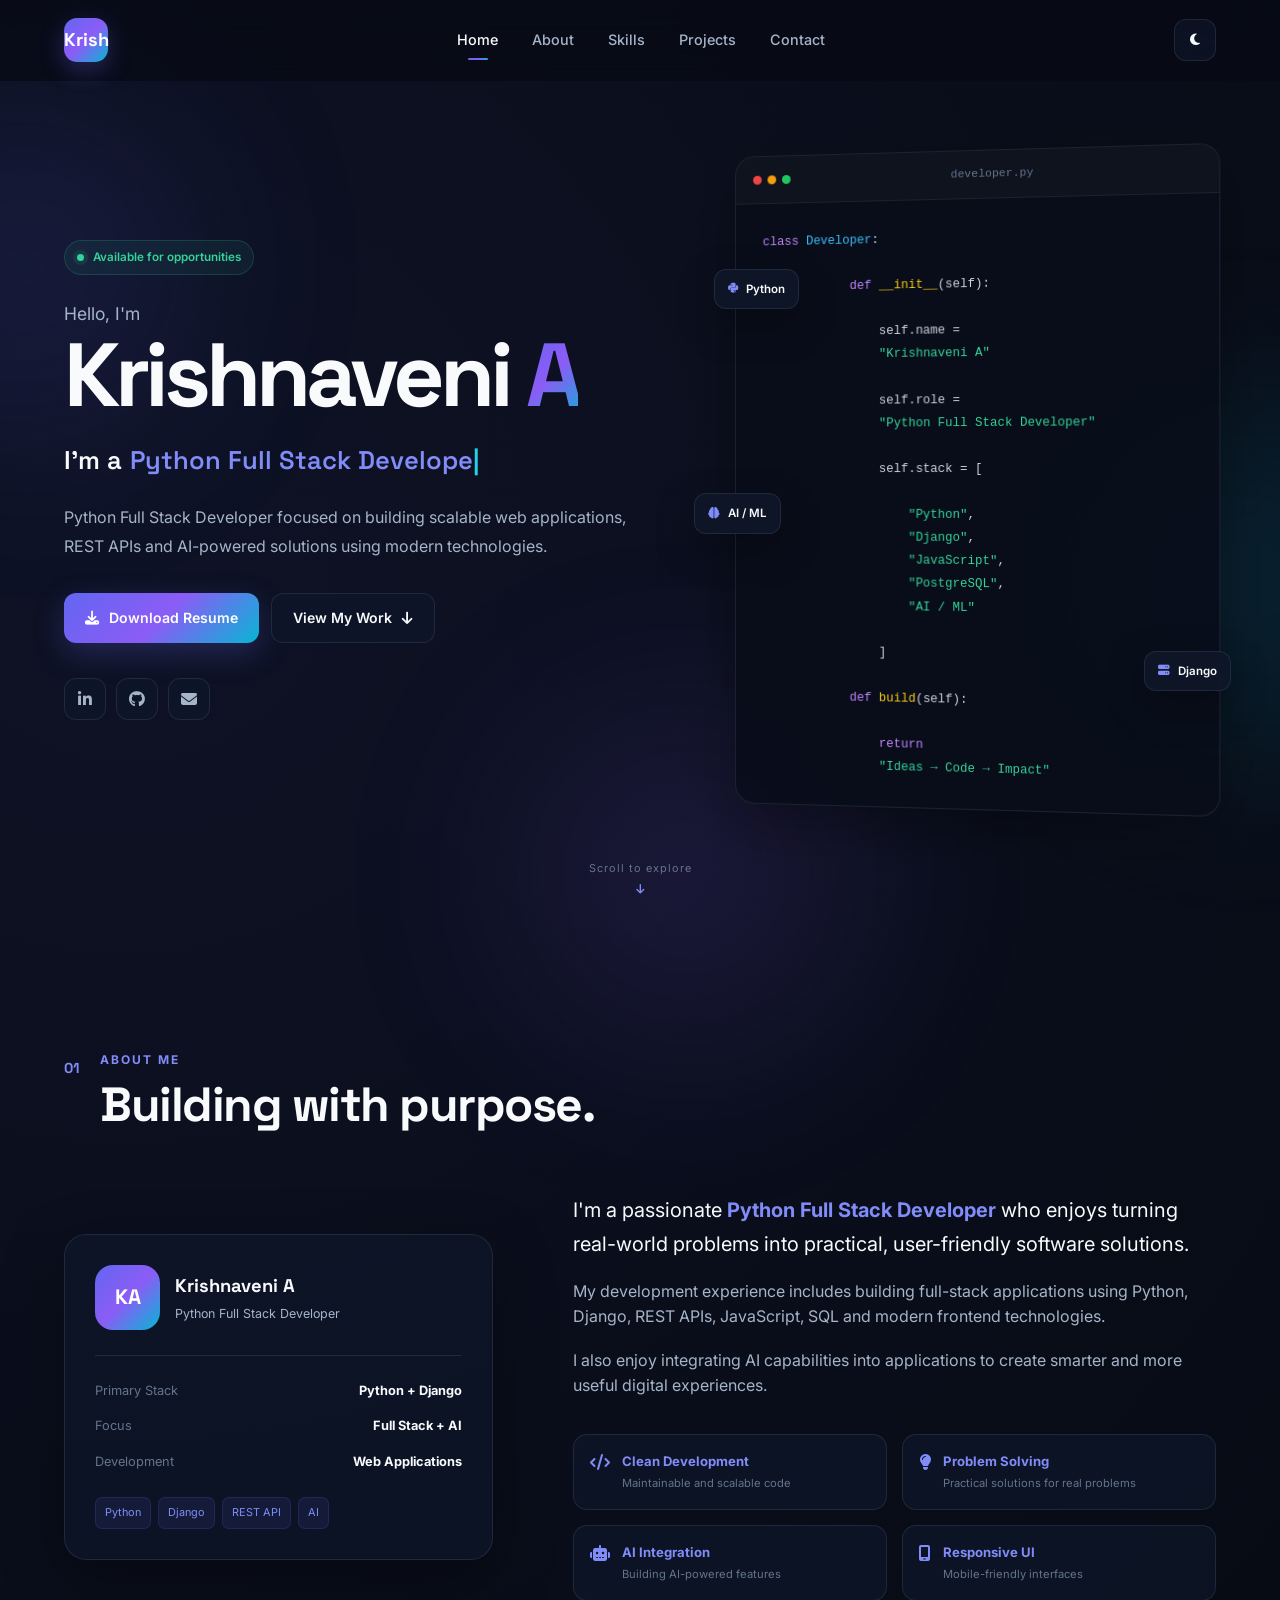
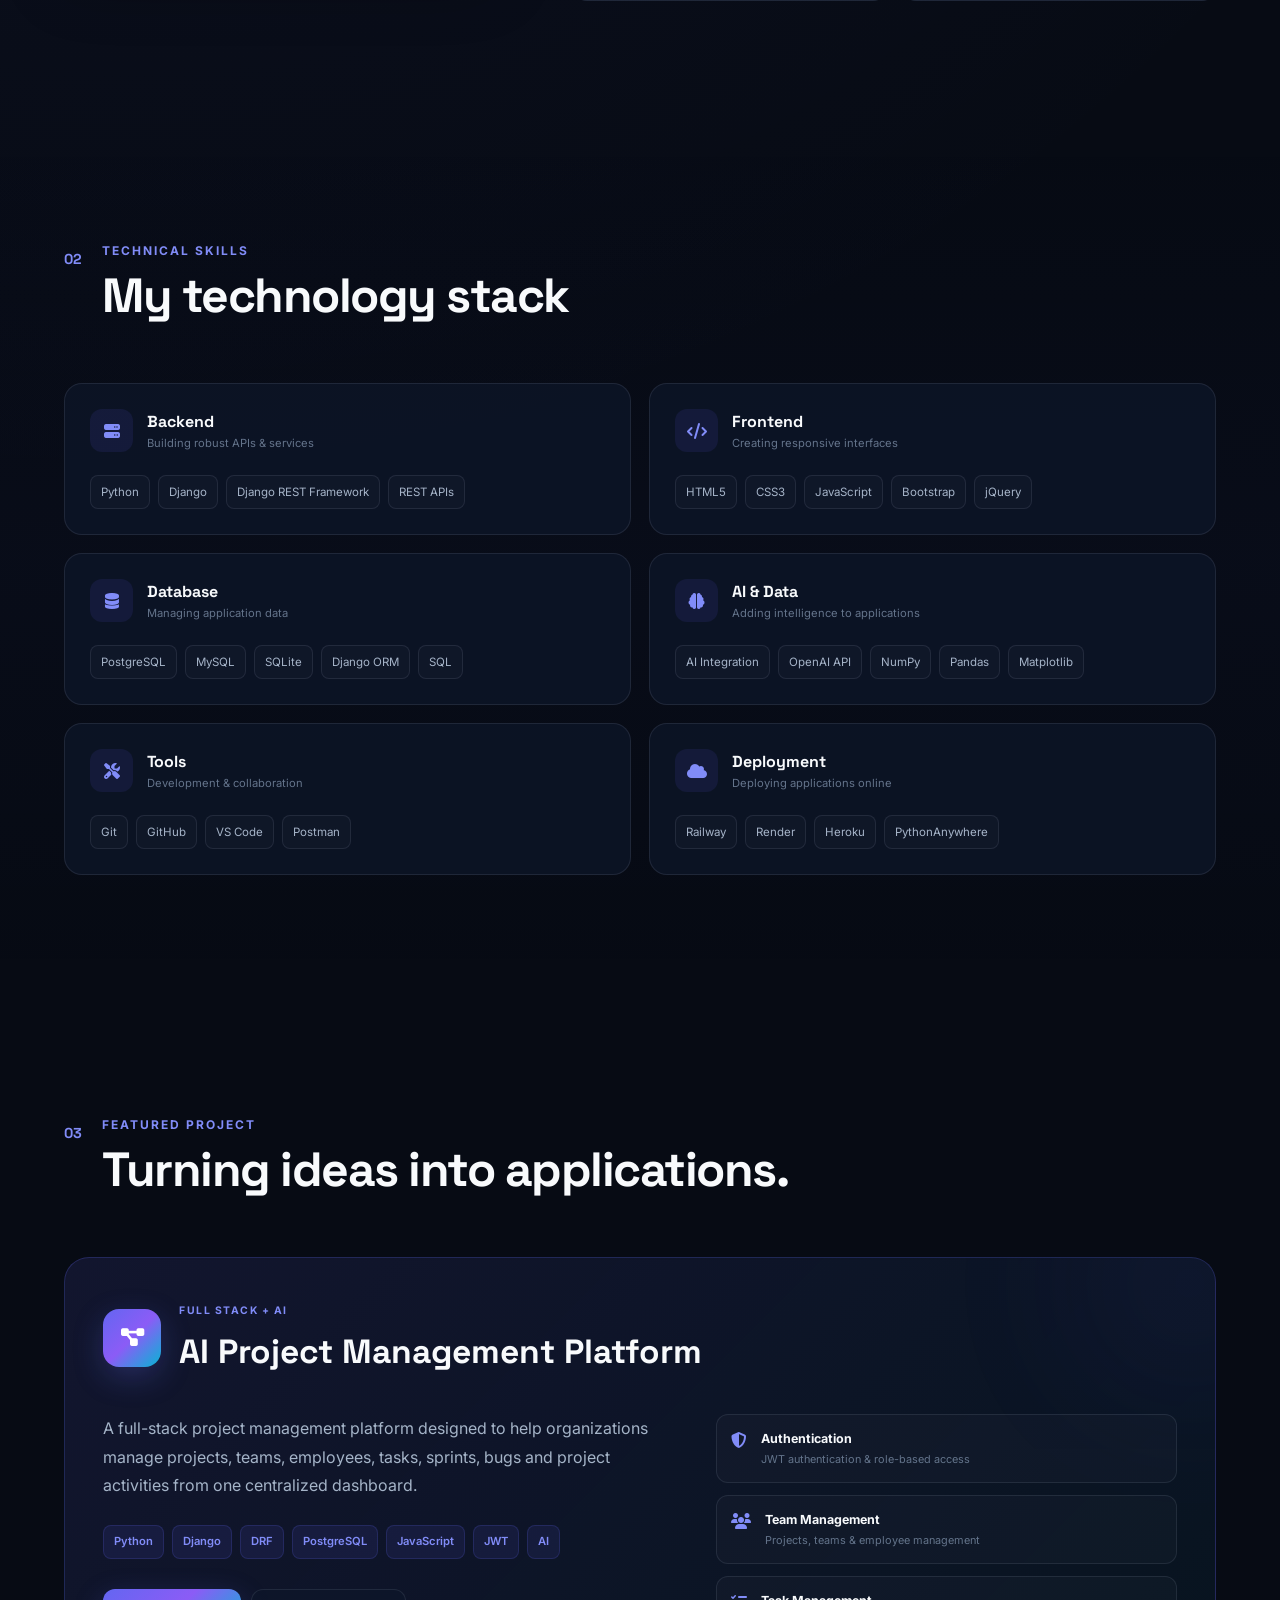
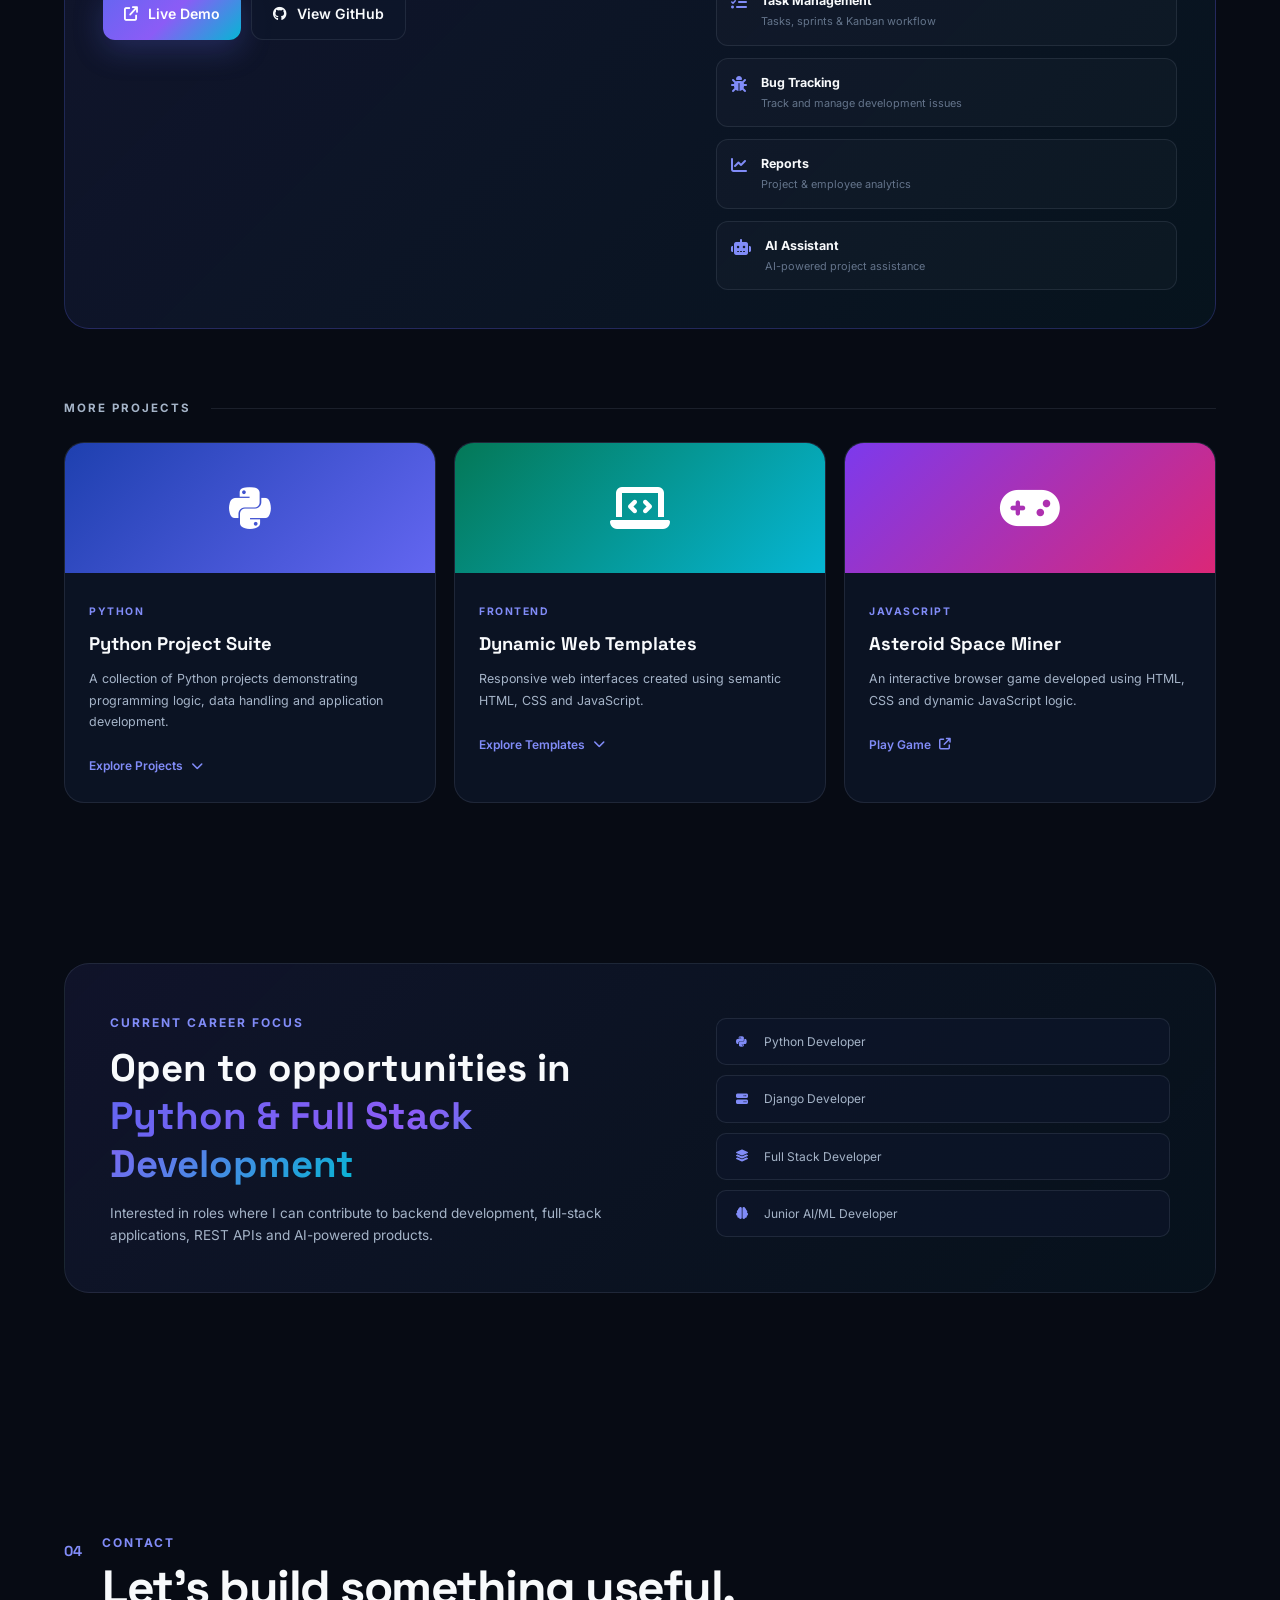
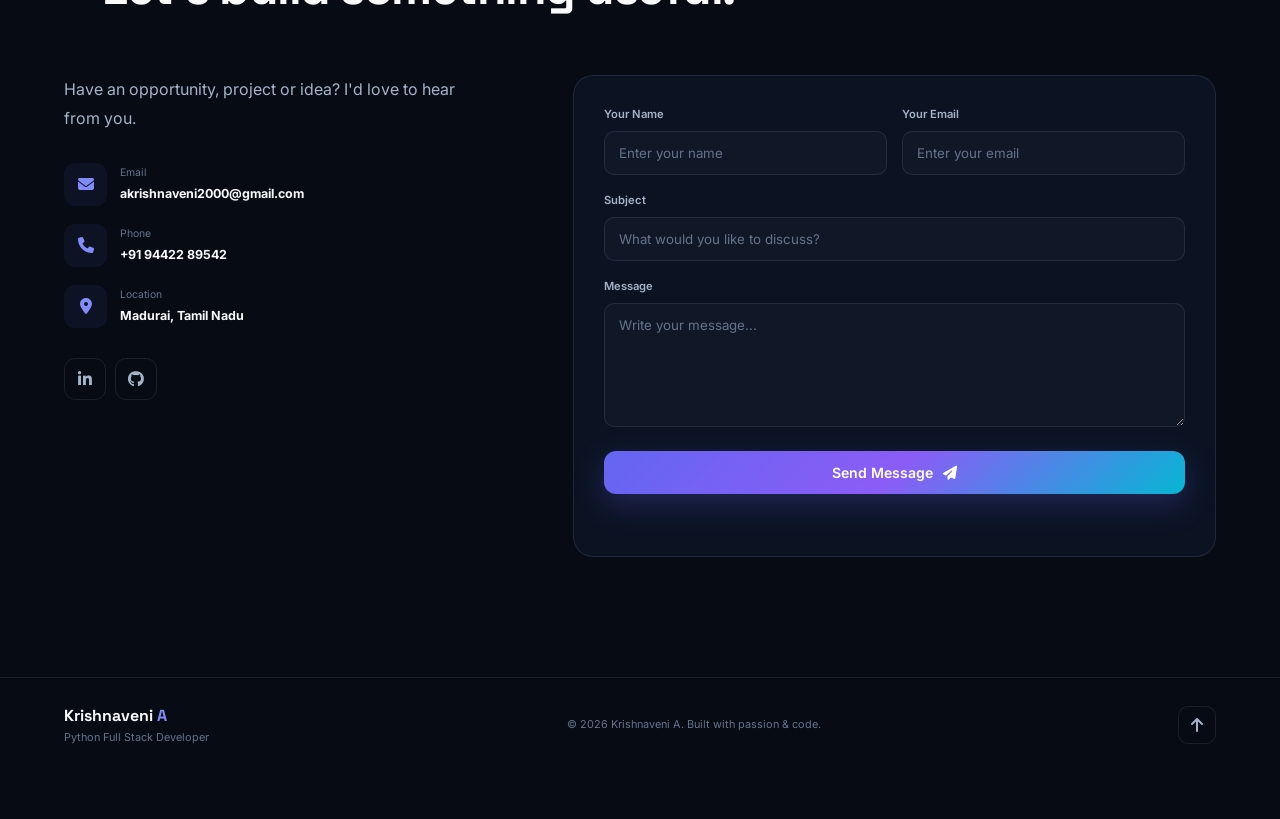
<file: index.html>
<!DOCTYPE html>
<html lang="en">
    <head>
        <meta charset="UTF-8">
        <meta name="viewport" content="width=device-width, initial-scale=1.0">

        <meta name="description"
            content="Krishnaveni A - Python Full Stack Developer specializing in Django, REST APIs, JavaScript and AI-powered applications.">

        <meta name="keywords"
            content="Python Developer, Django Developer, Full Stack Developer, AI ML Developer, JavaScript, REST API">

        <meta name="author" content="Krishnaveni A">

        <title>Krishnaveni A | Python Full Stack Developer</title>

        <link rel="icon" type="image/jpeg" href="images.jpg">

        <!-- Google Font -->
        <link rel="preconnect" href="https://fonts.googleapis.com">
        <link rel="preconnect" href="https://fonts.gstatic.com" crossorigin>
        <link
            href="https://fonts.googleapis.com/css2?family=Inter:wght@400;500;600;700;800&family=Space+Grotesk:wght@500;600;700&display=swap"
            rel="stylesheet">

        <!-- Font Awesome -->
        <link
            rel="stylesheet"
            href="https://cdnjs.cloudflare.com/ajax/libs/font-awesome/6.5.2/css/all.min.css">

        <!-- CSS -->
        <link rel="stylesheet" href="style.css">
    </head>

    <body>

        <!-- ==============================
            BACKGROUND
        ================================= -->

        <div class="background-grid"></div>

        <div class="orb orb-one"></div>
        <div class="orb orb-two"></div>
        <div class="orb orb-three"></div>


        <!-- ==============================
            NAVBAR
        ================================= -->

        <header class="navbar" id="navbar">

            <div class="nav-container">

                <a href="#home" class="logo">
                    Krish
                </a>

                <nav class="nav-menu" id="navMenu">

                    <a href="#home" class="nav-link active">Home</a>
                    <a href="#about" class="nav-link">About</a>
                    <a href="#skills" class="nav-link">Skills</a>
                    <a href="#projects" class="nav-link">Projects</a>
                    <a href="#contact" class="nav-link">Contact</a>

                </nav>

                <div class="nav-actions">

                    <button
                        class="theme-btn"
                        id="themeBtn"
                        aria-label="Toggle theme">

                        <i class="fa-solid fa-moon"></i>

                    </button>

                    <button
                        class="menu-btn"
                        id="menuBtn"
                        aria-label="Open menu">

                        <i class="fa-solid fa-bars"></i>

                    </button>

                </div>

            </div>

        </header>


        <!-- ==============================
            HERO
        ================================= -->

        <main>

        <section class="hero section" id="home">

            <div class="hero-container">

                <!-- LEFT -->

                <div class="hero-content">

                    <div class="availability">

                        <span class="status-dot"></span>

                        <span>Available for opportunities</span>

                    </div>


                    <p class="hero-intro">
                        Hello, I'm
                    </p>


                    <h1>
                        Krishnaveni <span>A</span>
                    </h1>


                    <div class="hero-role">

                        <span>I'm a</span>

                        <span
                            class="typing-text"
                            id="typingText">
                        </span>

                    </div>


                    <p class="hero-description">

                        Python Full Stack Developer focused on building
                        scalable web applications, REST APIs and
                        AI-powered solutions using modern technologies.

                    </p>


                    <div class="hero-buttons">

                        <a
                            href="Krishnaveni.pdf"
                            download="Krishnaveni-A-Resume.pdf"
                            class="btn primary-btn">

                            <i class="fa-solid fa-download"></i>

                            Download Resume

                        </a>


                        <a
                            href="#projects"
                            class="btn outline-btn">

                            View My Work

                            <i class="fa-solid fa-arrow-down"></i>

                        </a>

                    </div>


                    <div class="hero-socials">

                        <a
                            href="https://www.linkedin.com/in/krishnaveni-a-4b6ab31b4/"
                            target="_blank"
                            aria-label="LinkedIn">

                            <i class="fa-brands fa-linkedin-in"></i>

                        </a>


                        <a
                            href="https://github.com/krish0212"
                            target="_blank"
                            aria-label="GitHub">

                            <i class="fa-brands fa-github"></i>

                        </a>


                        <a
                            href="mailto:akrishnaveni2000@gmail.com"
                            aria-label="Email">

                            <i class="fa-solid fa-envelope"></i>

                        </a>

                    </div>

                </div>


                <!-- RIGHT -->

                <div class="hero-visual">

                    <div class="code-window">

                        <div class="window-header">

                            <div class="window-dots">

                                <span></span>
                                <span></span>
                                <span></span>

                            </div>

                            <span class="window-title">
                                developer.py
                            </span>

                        </div>


                        <div class="code-content">

        <pre><code><span class="keyword">class</span> <span class="class-name">Developer</span>:

            <span class="keyword">def</span> <span class="function">__init__</span>(self):

                self.name =
                <span class="string">"Krishnaveni A"</span>

                self.role =
                <span class="string">"Python Full Stack Developer"</span>

                self.stack = [

                    <span class="string">"Python"</span>,
                    <span class="string">"Django"</span>,
                    <span class="string">"JavaScript"</span>,
                    <span class="string">"PostgreSQL"</span>,
                    <span class="string">"AI / ML"</span>

                ]

            <span class="keyword">def</span> <span class="function">build</span>(self):

                <span class="keyword">return</span>
                <span class="string">"Ideas → Code → Impact"</span></code></pre>

                        </div>

                    </div>


                    <div class="floating-card card-python">

                        <i class="fa-brands fa-python"></i>

                        <span>Python</span>

                    </div>


                    <div class="floating-card card-django">

                        <i class="fa-solid fa-server"></i>

                        <span>Django</span>

                    </div>


                    <div class="floating-card card-ai">

                        <i class="fa-solid fa-brain"></i>

                        <span>AI / ML</span>

                    </div>

                </div>

            </div>


            <div class="scroll-indicator">

                <span>Scroll to explore</span>

                <i class="fa-solid fa-arrow-down"></i>

            </div>

        </section>


        <!-- ==============================
            ABOUT
        ================================= -->

        <section class="section about-section" id="about">

            <div class="section-container">

                <div class="section-heading">

                    <span class="section-number">
                        01
                    </span>

                    <div>

                        <p class="section-label">
                            ABOUT ME
                        </p>

                        <h2>
                            Building with purpose.
                        </h2>

                    </div>

                </div>


                <div class="about-grid">

                    <div class="about-visual">

                        <div class="profile-card">

                            <div class="profile-top">

                                <div class="profile-avatar">
                                    KA
                                </div>

                                <div>

                                    <h3>Krishnaveni A</h3>

                                    <p>Python Full Stack Developer</p>

                                </div>

                            </div>


                            <div class="profile-line"></div>


                            <div class="profile-stat">

                                <span>Primary Stack</span>

                                <strong>Python + Django</strong>

                            </div>


                            <div class="profile-stat">

                                <span>Focus</span>

                                <strong>Full Stack + AI</strong>

                            </div>


                            <div class="profile-stat">

                                <span>Development</span>

                                <strong>Web Applications</strong>

                            </div>


                            <div class="profile-tags">

                                <span>Python</span>
                                <span>Django</span>
                                <span>REST API</span>
                                <span>AI</span>

                            </div>

                        </div>

                    </div>


                    <div class="about-content">

                        <p class="lead-text">

                            I'm a passionate
                            <strong>Python Full Stack Developer</strong>
                            who enjoys turning real-world problems into
                            practical, user-friendly software solutions.

                        </p>


                        <p>

                            My development experience includes building
                            full-stack applications using Python, Django,
                            REST APIs, JavaScript, SQL and modern frontend
                            technologies.

                        </p>


                        <p>

                            I also enjoy integrating AI capabilities into
                            applications to create smarter and more useful
                            digital experiences.

                        </p>


                        <div class="about-highlights">

                            <div>

                                <i class="fa-solid fa-code"></i>

                                <div>

                                    <strong>Clean Development</strong>

                                    <span>
                                        Maintainable and scalable code
                                    </span>

                                </div>

                            </div>


                            <div>

                                <i class="fa-solid fa-lightbulb"></i>

                                <div>

                                    <strong>Problem Solving</strong>

                                    <span>
                                        Practical solutions for real problems
                                    </span>

                                </div>

                            </div>


                            <div>

                                <i class="fa-solid fa-robot"></i>

                                <div>

                                    <strong>AI Integration</strong>

                                    <span>
                                        Building AI-powered features
                                    </span>

                                </div>

                            </div>


                            <div>

                                <i class="fa-solid fa-mobile-screen"></i>

                                <div>

                                    <strong>Responsive UI</strong>

                                    <span>
                                        Mobile-friendly interfaces
                                    </span>

                                </div>

                            </div>

                        </div>

                    </div>

                </div>

            </div>

        </section>


        <!-- ==============================
            SKILLS
        ================================= -->

        <section class="section skills-section" id="skills">

            <div class="section-container">

                <div class="section-heading">

                    <span class="section-number">
                        02
                    </span>

                    <div>

                        <p class="section-label">
                            TECHNICAL SKILLS
                        </p>

                        <h2>
                            My technology stack
                        </h2>

                    </div>

                </div>


                <div class="skills-grid">


                    <!-- Backend -->

                    <div class="skill-category">

                        <div class="skill-category-header">

                            <div class="skill-category-icon">
                                <i class="fa-solid fa-server"></i>
                            </div>

                            <div>

                                <h3>Backend</h3>

                                <p>Building robust APIs & services</p>

                            </div>

                        </div>


                        <div class="skill-tags">

                            <span>Python</span>
                            <span>Django</span>
                            <span>Django REST Framework</span>
                            <span>REST APIs</span>

                        </div>

                    </div>


                    <!-- Frontend -->

                    <div class="skill-category">

                        <div class="skill-category-header">

                            <div class="skill-category-icon">
                                <i class="fa-solid fa-code"></i>
                            </div>

                            <div>

                                <h3>Frontend</h3>

                                <p>Creating responsive interfaces</p>

                            </div>

                        </div>


                        <div class="skill-tags">

                            <span>HTML5</span>
                            <span>CSS3</span>
                            <span>JavaScript</span>
                            <span>Bootstrap</span>
                            <span>jQuery</span>

                        </div>

                    </div>


                    <!-- Database -->

                    <div class="skill-category">

                        <div class="skill-category-header">

                            <div class="skill-category-icon">
                                <i class="fa-solid fa-database"></i>
                            </div>

                            <div>

                                <h3>Database</h3>

                                <p>Managing application data</p>

                            </div>

                        </div>


                        <div class="skill-tags">

                            <span>PostgreSQL</span>
                            <span>MySQL</span>
                            <span>SQLite</span>
                            <span>Django ORM</span>
                            <span>SQL</span>

                        </div>

                    </div>


                    <!-- AI -->

                    <div class="skill-category">

                        <div class="skill-category-header">

                            <div class="skill-category-icon">
                                <i class="fa-solid fa-brain"></i>
                            </div>

                            <div>

                                <h3>AI & Data</h3>

                                <p>Adding intelligence to applications</p>

                            </div>

                        </div>


                        <div class="skill-tags">

                            <span>AI Integration</span>
                            <span>OpenAI API</span>
                            <span>NumPy</span>
                            <span>Pandas</span>
                            <span>Matplotlib</span>

                        </div>

                    </div>


                    <!-- Tools -->

                    <div class="skill-category">

                        <div class="skill-category-header">

                            <div class="skill-category-icon">
                                <i class="fa-solid fa-screwdriver-wrench"></i>
                            </div>

                            <div>

                                <h3>Tools</h3>

                                <p>Development & collaboration</p>

                            </div>

                        </div>


                        <div class="skill-tags">

                            <span>Git</span>
                            <span>GitHub</span>
                            <span>VS Code</span>
                            <span>Postman</span>

                        </div>

                    </div>


                    <!-- Deployment -->

                    <div class="skill-category">

                        <div class="skill-category-header">

                            <div class="skill-category-icon">
                                <i class="fa-solid fa-cloud"></i>
                            </div>

                            <div>

                                <h3>Deployment</h3>

                                <p>Deploying applications online</p>

                            </div>

                        </div>


                        <div class="skill-tags">

                            <span>Railway</span>
                            <span>Render</span>
                            <span>Heroku</span>
                            <span>PythonAnywhere</span>

                        </div>

                    </div>

                </div>

            </div>

        </section>


        <!-- ==============================
            FEATURED PROJECT
        ================================= -->

        <section class="section featured-section" id="projects">

            <div class="section-container">

                <div class="section-heading">

                    <span class="section-number">
                        03
                    </span>

                    <div>

                        <p class="section-label">
                            FEATURED PROJECT
                        </p>

                        <h2>
                            Turning ideas into applications.
                        </h2>

                    </div>

                </div>


                <article class="featured-project">

                    <div class="featured-project-header">

                        <div class="project-icon">
                            <i class="fa-solid fa-diagram-project"></i>
                        </div>

                        <div>

                            <span class="project-label">
                                FULL STACK + AI
                            </span>

                            <h3>
                                AI Project Management Platform
                            </h3>

                        </div>

                    </div>


                    <div class="featured-project-grid">

                        <div>

                            <p class="project-description">

                                A full-stack project management platform
                                designed to help organizations manage
                                projects, teams, employees, tasks, sprints,
                                bugs and project activities from one
                                centralized dashboard.

                            </p>


                            <div class="project-tech-large">

                                <span>Python</span>
                                <span>Django</span>
                                <span>DRF</span>
                                <span>PostgreSQL</span>
                                <span>JavaScript</span>
                                <span>JWT</span>
                                <span>AI</span>

                            </div>


                            <div class="project-actions">

                                <a
                                    href=" https://ai-project-management-platform-production.up.railway.app/"
                                    target="_blank"
                                    class="btn primary-btn">

                                    <i class="fa-solid fa-arrow-up-right-from-square"></i>

                                    Live Demo

                                </a>


                                <a
                                    href="https://github.com/krish0212/AI-Project-Management-Platform"
                                    target="_blank"
                                    class="btn outline-btn">

                                    <i class="fa-brands fa-github"></i>

                                    View GitHub

                                </a>

                            </div>

                        </div>


                        <div class="project-features">

                            <div class="feature-item">

                                <i class="fa-solid fa-shield-halved"></i>

                                <div>

                                    <strong>
                                        Authentication
                                    </strong>

                                    <span>
                                        JWT authentication & role-based access
                                    </span>

                                </div>

                            </div>


                            <div class="feature-item">

                                <i class="fa-solid fa-users"></i>

                                <div>

                                    <strong>
                                        Team Management
                                    </strong>

                                    <span>
                                        Projects, teams & employee management
                                    </span>

                                </div>

                            </div>


                            <div class="feature-item">

                                <i class="fa-solid fa-list-check"></i>

                                <div>

                                    <strong>
                                        Task Management
                                    </strong>

                                    <span>
                                        Tasks, sprints & Kanban workflow
                                    </span>

                                </div>

                            </div>


                            <div class="feature-item">

                                <i class="fa-solid fa-bug"></i>

                                <div>

                                    <strong>
                                        Bug Tracking
                                    </strong>

                                    <span>
                                        Track and manage development issues
                                    </span>

                                </div>

                            </div>


                            <div class="feature-item">

                                <i class="fa-solid fa-chart-line"></i>

                                <div>

                                    <strong>
                                        Reports
                                    </strong>

                                    <span>
                                        Project & employee analytics
                                    </span>

                                </div>

                            </div>


                            <div class="feature-item">

                                <i class="fa-solid fa-robot"></i>

                                <div>

                                    <strong>
                                        AI Assistant
                                    </strong>

                                    <span>
                                        AI-powered project assistance
                                    </span>

                                </div>

                            </div>

                        </div>

                    </div>

                </article>


                <!-- OTHER PROJECTS -->

                <div class="other-project-heading">

                    <span>MORE PROJECTS</span>

                    <div></div>

                </div>


                <div class="project-grid">


                    <!-- Python -->

                    <article class="project-card">

                        <div class="project-card-icon python-icon">

                            <i class="fa-brands fa-python"></i>

                        </div>

                        <div class="project-card-content">

                            <span class="card-category">
                                PYTHON
                            </span>

                            <h3>
                                Python Project Suite
                            </h3>

                            <p>
                                A collection of Python projects demonstrating
                                programming logic, data handling and
                                application development.
                            </p>


                            <button
                                class="project-expand"
                                data-target="pythonProjects">

                                Explore Projects

                                <i class="fa-solid fa-chevron-down"></i>

                            </button>


                            <div
                                class="sub-projects"
                                id="pythonProjects">

                                <a
                                    href="https://simple-calculator-fawn-phi.vercel.app/"
                                    target="_blank">

                                    Simple Calculator
                                    <i class="fa-solid fa-arrow-up-right-from-square"></i>

                                </a>

                                <a
                                    href="https://to-do-list-pi-blush.vercel.app/"
                                    target="_blank">

                                    To-Do List Application
                                    <i class="fa-solid fa-arrow-up-right-from-square"></i>

                                </a>

                                <a
                                    href="https://weatherapp-tawny-nine.vercel.app/"
                                    target="_blank">

                                    Weather Application
                                    <i class="fa-solid fa-arrow-up-right-from-square"></i>

                                </a>

                                <a
                                    href="https://bank-management-chi-one.vercel.app/"
                                    target="_blank">

                                    Bank Management
                                    <i class="fa-solid fa-arrow-up-right-from-square"></i>

                                </a>

                                <a
                                    href="https://student-management-amber-one-25.vercel.app/"
                                    target="_blank">

                                    Student Management System
                                    <i class="fa-solid fa-arrow-up-right-from-square"></i>

                                </a>

                                <a
                                    href="https://sales-analysis-mauve.vercel.app/"
                                    target="_blank">

                                    Sales Data Analysis
                                    <i class="fa-solid fa-arrow-up-right-from-square"></i>

                                </a>

                            </div>

                        </div>

                    </article>


                    <!-- Web -->

                    <article class="project-card">

                        <div class="project-card-icon web-icon">

                            <i class="fa-solid fa-laptop-code"></i>

                        </div>

                        <div class="project-card-content">

                            <span class="card-category">
                                FRONTEND
                            </span>

                            <h3>
                                Dynamic Web Templates
                            </h3>

                            <p>
                                Responsive web interfaces created using
                                semantic HTML, CSS and JavaScript.
                            </p>


                            <button
                                class="project-expand"
                                data-target="webProjects">

                                Explore Templates

                                <i class="fa-solid fa-chevron-down"></i>

                            </button>


                            <div
                                class="sub-projects"
                                id="webProjects">

                                <a
                                    href="https://ui-component-chi.vercel.app/"
                                    target="_blank">

                                    UI Component
                                    <i class="fa-solid fa-arrow-up-right-from-square"></i>

                                </a>

                                <a
                                    href="https://course-academy-plum.vercel.app/"
                                    target="_blank">

                                    Course Academy
                                    <i class="fa-solid fa-arrow-up-right-from-square"></i>

                                </a>

                                <a
                                    href="https://product-landing-beige-nine.vercel.app/"
                                    target="_blank">

                                    Product Landing Page
                                    <i class="fa-solid fa-arrow-up-right-from-square"></i>

                                </a>

                                <a
                                    href="https://ecomm-template-pi.vercel.app/"
                                    target="_blank">

                                    E-Commerce UI
                                    <i class="fa-solid fa-arrow-up-right-from-square"></i>

                                </a>

                                <a
                                    href="https://login-validation-snowy.vercel.app/"
                                    target="_blank">

                                    Login Validation
                                    <i class="fa-solid fa-arrow-up-right-from-square"></i>

                                </a>

                            </div>

                        </div>

                    </article>


                    <!-- Game -->

                    <article class="project-card">

                        <div class="project-card-icon game-icon">

                            <i class="fa-solid fa-gamepad"></i>

                        </div>

                        <div class="project-card-content">

                            <span class="card-category">
                                JAVASCRIPT
                            </span>

                            <h3>
                                Asteroid Space Miner
                            </h3>

                            <p>
                                An interactive browser game developed using
                                HTML, CSS and dynamic JavaScript logic.
                            </p>


                            <a
                                href="https://game-three-beige.vercel.app/"
                                target="_blank"
                                class="project-live-link">

                                Play Game

                                <i class="fa-solid fa-arrow-up-right-from-square"></i>

                            </a>

                        </div>

                    </article>

                </div>

            </div>

        </section>


        <!-- ==============================
            CAREER FOCUS
        ================================= -->

        <section class="section career-section">

            <div class="section-container">

                <div class="career-box">

                    <div>

                        <span class="section-label">
                            CURRENT CAREER FOCUS
                        </span>

                        <h2>
                            Open to opportunities in
                            <span>Python & Full Stack Development</span>
                        </h2>

                        <p>

                            Interested in roles where I can contribute to
                            backend development, full-stack applications,
                            REST APIs and AI-powered products.

                        </p>

                    </div>


                    <div class="career-roles">

                        <span>
                            <i class="fa-brands fa-python"></i>
                            Python Developer
                        </span>

                        <span>
                            <i class="fa-solid fa-server"></i>
                            Django Developer
                        </span>

                        <span>
                            <i class="fa-solid fa-layer-group"></i>
                            Full Stack Developer
                        </span>

                        <span>
                            <i class="fa-solid fa-brain"></i>
                            Junior AI/ML Developer
                        </span>

                    </div>

                </div>

            </div>

        </section>


        <!-- ==============================
            CONTACT
        ================================= -->

        <section class="section contact-section" id="contact">

            <div class="section-container">

                <div class="section-heading">

                    <span class="section-number">
                        04
                    </span>

                    <div>

                        <p class="section-label">
                            CONTACT
                        </p>

                        <h2>
                            Let's build something useful.
                        </h2>

                    </div>

                </div>


                <div class="contact-grid">

                    <div class="contact-info">

                        <p class="contact-lead">

                            Have an opportunity, project or idea?
                            I'd love to hear from you.

                        </p>


                        <a
                            href="mailto:akrishnaveni2000@gmail.com"
                            class="contact-item">

                            <div class="contact-icon">
                                <i class="fa-solid fa-envelope"></i>
                            </div>

                            <div>

                                <span>Email</span>

                                <strong>
                                    akrishnaveni2000@gmail.com
                                </strong>

                            </div>

                        </a>


                        <a
                            href="tel:+919442289542"
                            class="contact-item">

                            <div class="contact-icon">
                                <i class="fa-solid fa-phone"></i>
                            </div>

                            <div>

                                <span>Phone</span>

                                <strong>
                                    +91 94422 89542
                                </strong>

                            </div>

                        </a>


                        <div class="contact-item">

                            <div class="contact-icon">
                                <i class="fa-solid fa-location-dot"></i>
                            </div>

                            <div>

                                <span>Location</span>

                                <strong>
                                    Madurai, Tamil Nadu
                                </strong>

                            </div>

                        </div>


                        <div class="contact-socials">

                            <a
                                href="https://www.linkedin.com/in/krishnaveni-a-4b6ab31b4/"
                                target="_blank">

                                <i class="fa-brands fa-linkedin-in"></i>

                            </a>

                            <a
                                href="https://github.com/krish0212"
                                target="_blank">

                                <i class="fa-brands fa-github"></i>

                            </a>

                        </div>

                    </div>


                    <div class="contact-form-wrapper">

                        <form id="contactForm">

                            <div class="form-row">

                                <div class="form-group">

                                    <label for="name">
                                        Your Name
                                    </label>

                                    <input
                                        type="text"
                                        id="name"
                                        name="name"
                                        placeholder="Enter your name"
                                        required>

                                </div>


                                <div class="form-group">

                                    <label for="email">
                                        Your Email
                                    </label>

                                    <input
                                        type="email"
                                        id="email"
                                        name="email"
                                        placeholder="Enter your email"
                                        required>

                                </div>

                            </div>


                            <div class="form-group">

                                <label for="subject">
                                    Subject
                                </label>

                                <input
                                    type="text"
                                    id="subject"
                                    name="subject"
                                    placeholder="What would you like to discuss?"
                                    required>

                            </div>


                            <div class="form-group">

                                <label for="message">
                                    Message
                                </label>

                                <textarea
                                    id="message"
                                    name="message"
                                    rows="6"
                                    placeholder="Write your message..."
                                    required></textarea>

                            </div>


                            <button
                                type="submit"
                                class="btn primary-btn submit-btn">

                                <span>
                                    Send Message
                                </span>

                                <i class="fa-solid fa-paper-plane"></i>

                            </button>


                            <p
                                id="formStatus"
                                class="form-status">
                            </p>

                        </form>

                    </div>

                </div>

            </div>

        </section>

        </main>


        <!-- ==============================
            FOOTER
        ================================= -->

        <footer>

            <div class="footer-container">

                <div>

                    <strong>
                        Krishnaveni<span> A</span>
                    </strong>

                    <p>
                        Python Full Stack Developer
                    </p>

                </div>


                <p>
                    © <span id="year"></span> Krishnaveni A.
                    Built with passion & code.
                </p>


                <a
                    href="#home"
                    class="back-top"
                    aria-label="Back to top">

                    <i class="fa-solid fa-arrow-up"></i>

                </a>

            </div>

        </footer>


        <script src="script.js"></script>

    </body>
</html>
</file>
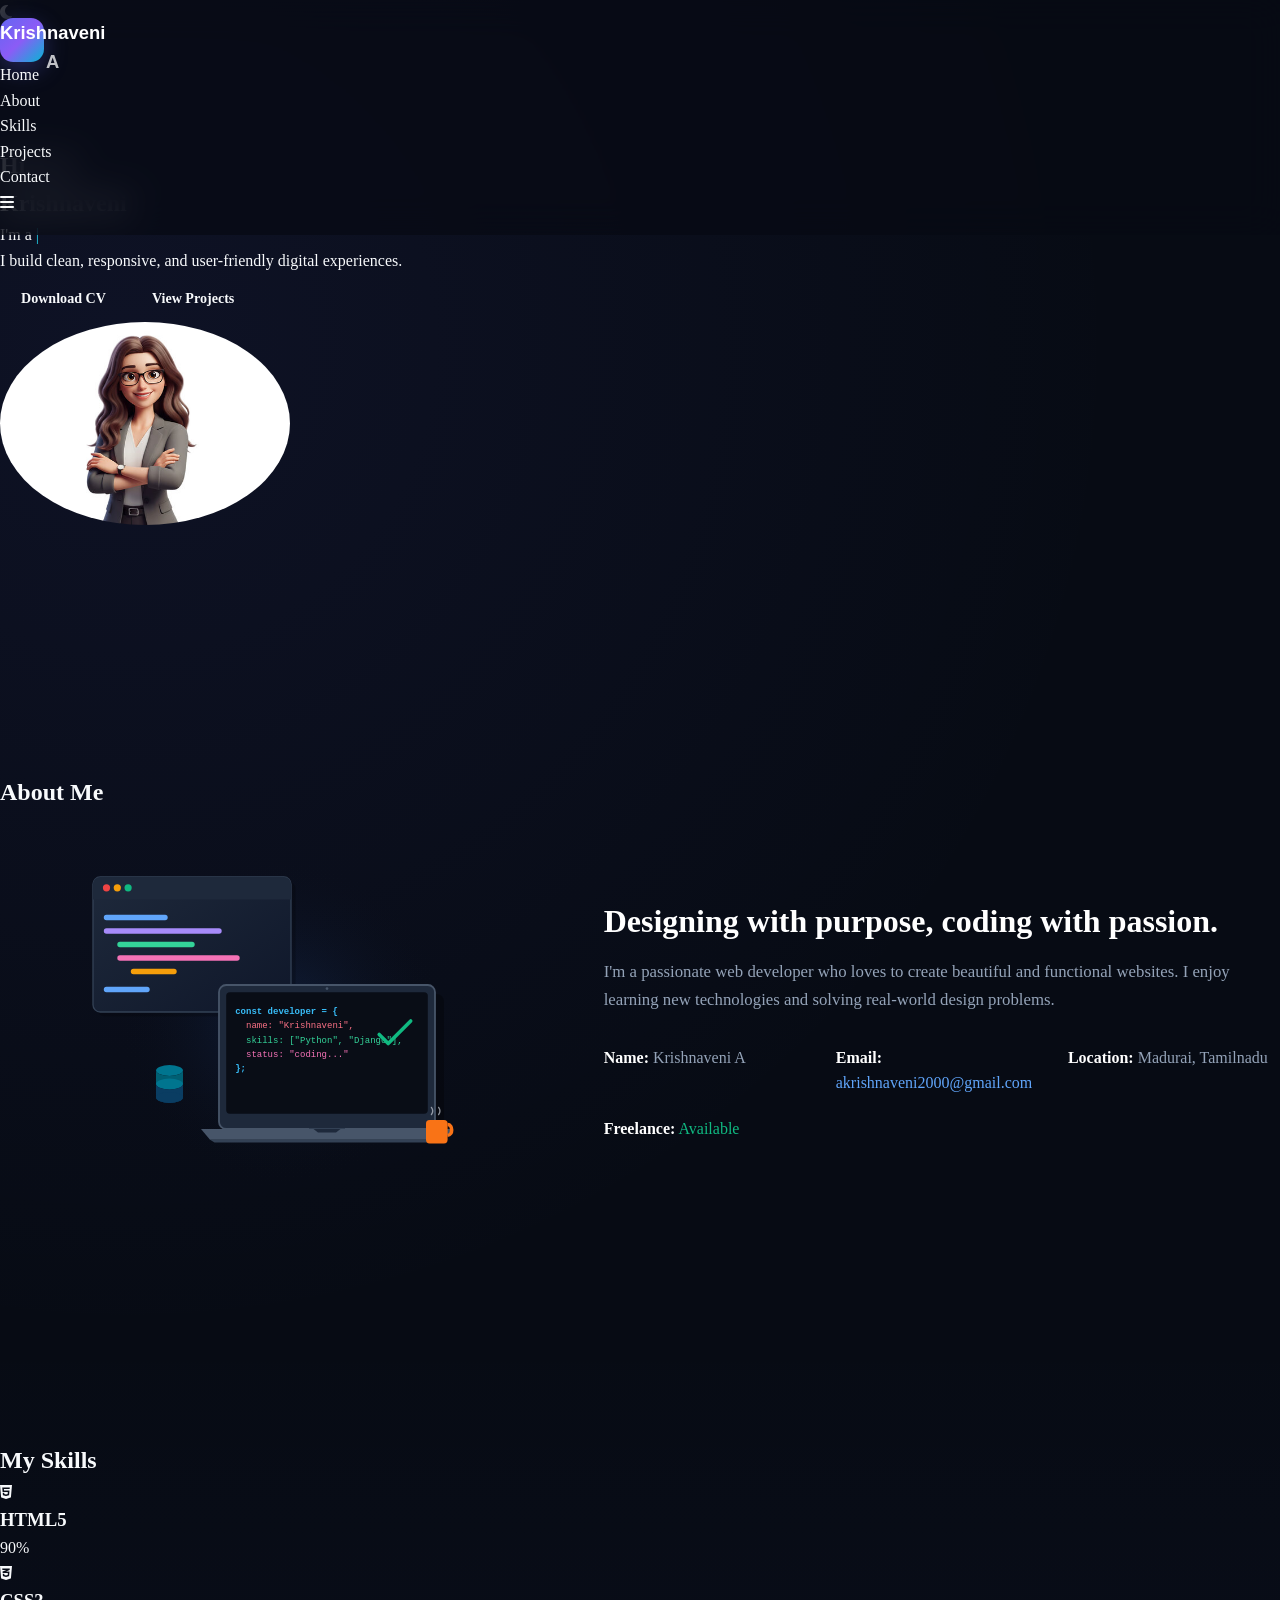
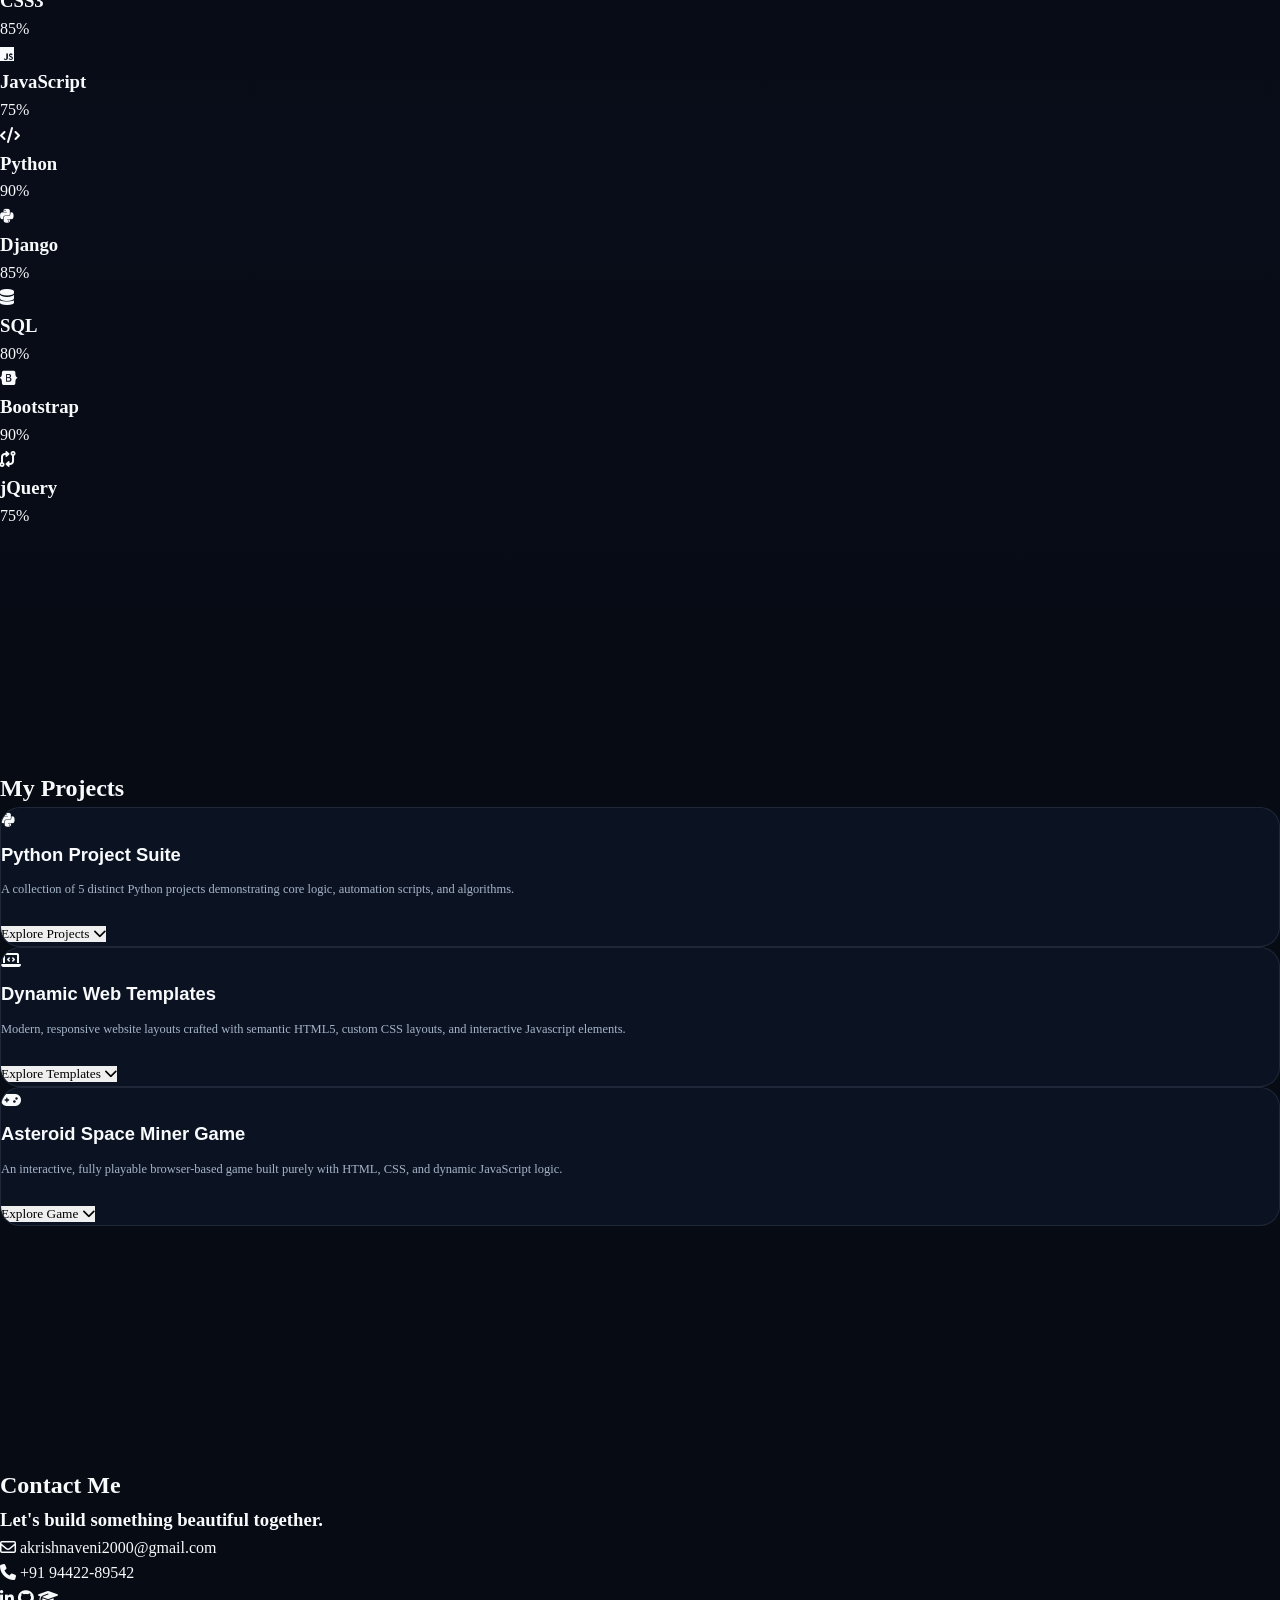
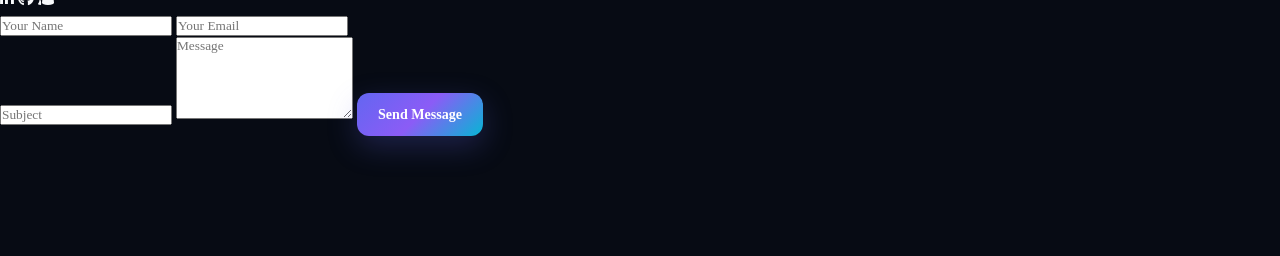
<file: project.html>
<!DOCTYPE html>
<html lang="en">
<head>
    <meta charset="UTF-8">
    <meta name="viewport" content="width=device-width, initial-scale=1.0">
    <title> Portfolio </title>
    <link rel="icon" type="image/jpeg" href="girlim.jpg">
    <link rel="stylesheet" href="https://cdnjs.cloudflare.com/ajax/libs/font-awesome/6.4.0/css/all.min.css">
    <link rel="stylesheet" href="style.css">
</head>
<body>

    <div class="theme-toggle" id="themeBtn">
        <i class="fa-solid fa-moon"></i>
    </div>

    <nav class="navbar">
        <div class="logo">Krishnaveni<span> A</span></div>
        <ul class="nav-links" id="navLinks">
            <li><a href="#home" class="nav-item active">Home</a></li>
            <li><a href="#about" class="nav-item">About</a></li>
            <li><a href="#skills" class="nav-item">Skills</a></li>
            <li><a href="#projects" class="nav-item">Projects</a></li>
            <li><a href="#contact" class="nav-item">Contact</a></li>
        </ul>
        <div class="menu-toggle" id="mobileMenu">
            <i class="fa-solid fa-bars"></i>
        </div>
    </nav>

    <section id="home" class="section home-section">
        <div class="home-content">
            <h1>Hi, I'm <br><span class="highlight">Krishnaveni</span></h1>
            <p class="subtitle">I'm a <span class="typing-text"></span></p>
            <p class="description">I build clean, responsive, and user-friendly digital experiences.</p>
            <div class="cta-buttons">
                <a href="resume.pdf" target="_blank" download="resume.pdf" class="btn download-btn">Download CV</a>
                <a href="#projects" class="btn secondary-btn">View Projects</a>
                
            </div>
        </div>
        <div class="profile-img-container">
            <!-- <div class=" '.glowing-circle"></div> -->
            <img src="image.jpg" alt="Profile Avatar" width="290px" height="auto" style="border-radius: 100%;">
        </div>
            
            
        <!-- <div>
            <a href="#about" class="scroll-down" id="scrollDownBtn">
                <div class="mouse">
                    <div class="wheel"></div>
                </div>
            </a>
        </div> -->
        
    </section>

    <!-- <section id="about" class="section about-section">
        <h2 class="section-title">About Me</h2>
        <div class="about-container">
            <div class="about-section img ">
                <img src="images.jpg" alt="Profile Avatar" >
            </div>
            <div class="about-text">
                <h3>Designing with purpose, coding with passion.</h3>
                <p>I'm a passionate web developer who loves to create beautiful and functional websites. I enjoy learning new technologies and solving real-world design problems.</p>
                <div class="personal-info-grid">
                    <div class="info-item"><strong>Name:</strong> <span>Krishnaveni A</span></div>
                    <div class="info-item"><strong>Email:</strong> <span>akrishnaveni2000@email.com</span></div>
                    <div class="info-item"><strong>Location:</strong> <span>Madurai, Tamilnadu</span></div>
                    <div class="info-item"><strong>Freelance:</strong> <span>Available</span></div>
                </div>
            </div>
        </div>
    </section> -->

    <section id="about" class="section about-section">
        <h2 class="section-title">About Me</h2>
        <div class="about-container" style="display: flex; align-items: center; justify-content: space-between; gap: 40px; flex-wrap: wrap; margin-top: 30px;">
            
            <!-- Left Side: Custom Developer SVG Illustration -->
            <div class="about-img-col" style="flex: 1; min-width: 300px;">
                <svg viewBox="0 0 500 400" width="100%" height="auto" xmlns="http://www.w3.org/2000/svg" style="max-width: 450px; display: block; margin: 0 auto;">
                    <defs>
                        <radialGradient id="glow" cx="50%" cy="50%" r="50%">
                            <stop offset="0%" stop-color="#3b82f6" stop-opacity="0.15" />
                            <stop offset="100%" stop-color="#0b111e" stop-opacity="0" />
                        </radialGradient>
                        <linearGradient id="screenGrad" x1="0%" y1="0%" x2="100%" y2="100%">
                            <stop offset="0%" stop-color="#1e293b" />
                            <stop offset="100%" stop-color="#0f172a" />
                        </linearGradient>
                        <linearGradient id="accentGrad" x1="0%" y1="0%" x2="100%" y2="100%">
                            <stop offset="0%" stop-color="#60a5fa" />
                            <stop offset="100%" stop-color="#3b82f6" />
                        </linearGradient>
                    </defs>
                    <circle cx="250" cy="200" r="180" fill="url(#glow)" />
                    <g transform="translate(40, 40)">
                        <rect x="5" y="5" width="220" height="150" rx="8" fill="#000" opacity="0.2" />
                        <rect x="0" y="0" width="220" height="150" rx="8" fill="url(#screenGrad)" stroke="#334155" stroke-width="1.5" />
                        <path d="M 0 8 A 8 8 0 0 1 8 0 L 212 0 A 8 8 0 0 1 220 8 L 220 25 L 0 25 Z" fill="#1e293b" />
                        <circle cx="15" cy="12" r="4" fill="#ef4444" />
                        <circle cx="27" cy="12" r="4" fill="#f59e0b" />
                        <circle cx="39" cy="12" r="4" fill="#10b981" />
                        <line x1="15" y1="45" x2="80" y2="45" stroke="#60a5fa" stroke-width="6" stroke-linecap="round" />
                        <line x1="15" y1="60" x2="140" y2="60" stroke="#a78bfa" stroke-width="6" stroke-linecap="round" />
                        <line x1="30" y1="75" x2="110" y2="75" stroke="#34d399" stroke-width="6" stroke-linecap="round" />
                        <line x1="30" y1="90" x2="160" y2="90" stroke="#f472b6" stroke-width="6" stroke-linecap="round" />
                        <line x1="45" y1="105" x2="90" y2="105" stroke="#f59e0b" stroke-width="6" stroke-linecap="round" />
                        <line x1="15" y1="125" x2="60" y2="125" stroke="#60a5fa" stroke-width="6" stroke-linecap="round" />
                    </g>
                    <g transform="translate(180, 160)">
                        <rect x="10" y="10" width="240" height="160" rx="8" fill="#000" opacity="0.3" />
                        <rect x="0" y="0" width="240" height="160" rx="8" fill="#1e293b" stroke="#475569" stroke-width="2" />
                        <rect x="8" y="8" width="224" height="135" rx="4" fill="#090d16" />
                        <circle cx="120" cy="4" r="1.5" fill="#475569" />
                        <g transform="translate(18, 20)">
                            <text x="0" y="12" fill="#38bdf8" font-family="monospace" font-size="10" font-weight="bold">const developer = {</text>
                            <text x="12" y="28" fill="#fb7185" font-family="monospace" font-size="10">name: "Krishnaveni",</text>
                            <text x="12" y="44" fill="#34d399" font-family="monospace" font-size="10">skills: ["Python", "Django"],</text>
                            <text x="12" y="60" fill="#f472b6" font-family="monospace" font-size="10">status: "coding..."</text>
                            <text x="0" y="76" fill="#38bdf8" font-family="monospace" font-size="10" font-weight="bold">};</text>
                            <path d="M 160 35 L 170 45 L 195 20" stroke="#10b981" stroke-width="4" stroke-linecap="round" stroke-linejoin="round" fill="none" />
                        </g>
                        <path d="M 100 159 L 140 159 L 140 162 L 100 162 Z" fill="#334155" />
                        <path d="M -20 160 L 260 160 L 250 172 L -10 172 Z" fill="#475569" />
                        <path d="M -10 172 L 250 172 L 245 175 L -5 175 Z" fill="#334155" />
                        <path d="M 105 160 L 135 160 L 130 164 L 110 164 Z" fill="#1e293b" />
                    </g>
                    <g transform="translate(100, 240)">
                        <ellipse cx="25" cy="15" rx="15" ry="6" fill="#00758f" />
                        <path d="M 10 15 A 15 6 0 0 0 40 15 L 40 30 A 15 6 0 0 1 10 30 Z" fill="#005f73" />
                        <ellipse cx="25" cy="30" rx="15" ry="6" fill="#00758f" />
                        <path d="M 10 30 A 15 6 0 0 0 40 30 L 40 45 A 15 6 0 0 1 10 45 Z" fill="#0a3d62" />
                        <ellipse cx="25" cy="45" rx="15" ry="6" fill="#0a3d62" />
                    </g>
                    <g transform="translate(410, 300)">
                        <rect x="0" y="10" width="24" height="26" rx="4" fill="#f97316" />
                        <path d="M 24 15 C 30 15 30 27 24 27" stroke="#f97316" stroke-width="4" fill="none" />
                        <path d="M 6 4 Q 9 0 6 -4" stroke="#e2e8f0" stroke-width="1.5" fill="none" stroke-linecap="round" opacity="0.6" />
                        <path d="M 14 4 Q 17 0 14 -4" stroke="#e2e8f0" stroke-width="1.5" fill="none" stroke-linecap="round" opacity="0.6" />
                    </g>
                </svg>
            </div>

            <!-- Right Side: About Text & Info Grid -->
            <div class="about-info-col" style="flex: 1.2; min-width: 300px;">
                <h3 style="font-size: 2rem; color: #ffffff; line-height: 1.3; margin-bottom: 15px;">Designing with purpose, coding with passion.</h3>
                <p style="color: #94a3b8; line-height: 1.7; font-size: 1.05rem; margin-bottom: 30px;">
                    I'm a passionate web developer who loves to create beautiful and functional websites. I enjoy learning new technologies and solving real-world design problems.
                </p>
                
                <div class="info-grid" style="display: grid; grid-template-columns: repeat(auto-fit, minmax(200px, 1fr)); gap: 20px;">
                    <div class="info-item" style="color: #94a3b8; font-size: 1rem;">
                        <strong style="color: #ffffff; font-weight: 600;">Name:</strong> <span>Krishnaveni A</span>
                    </div>
                    <div class="info-item" style="color: #94a3b8; font-size: 1rem;">
                        <strong style="color: #ffffff; font-weight: 600;">Email:</strong> <span style="color: #60a5fa;">akrishnaveni2000@gmail.com</span>
                    </div>
                    <div class="info-item" style="color: #94a3b8; font-size: 1rem;">
                        <strong style="color: #ffffff; font-weight: 600;">Location:</strong> <span>Madurai, Tamilnadu</span>
                    </div>
                    <div class="info-item" style="color: #94a3b8; font-size: 1rem;">
                        <strong style="color: #ffffff; font-weight: 600;">Freelance:</strong> <span style="color: #10b981;">Available</span>
                    </div>
                </div>
            </div>

        </div>
    </section>

    <section id="skills" class="section skills-section">
        <h2 class="section-title">My Skills</h2>
        <div class="skills-container">
            <div class="skill-card" style="--accent-color: #e44d26;">
                <div class="skill-icon"><i class="fa-brands fa-html5"></i></div>
                <h3>HTML5</h3>
                <div class="bar-container"><div class="bar" style="width: 90%;"></div></div>
                <span class="percent">90%</span>
            </div>
            <div class="skill-card" style="--accent-color: #264de4;">
                <div class="skill-icon"><i class="fa-brands fa-css3-alt"></i></div>
                <h3>CSS3</h3>
                <div class="bar-container"><div class="bar" style="width: 85%;"></div></div>
                <span class="percent">85%</span>
            </div>
            <div class="skill-card" style="--accent-color: #f7df1e;">
                <div class="skill-icon"><i class="fa-brands fa-js"></i></div>
                <h3>JavaScript</h3>
                <div class="bar-container"><div class="bar" style="width: 75%;"></div></div>
                <span class="percent">75%</span>
            </div>
            <div class="skill-card" style="--accent-color: #00599c;">
                <div class="skill-icon"><i class="fa-solid fa-code"></i></div>
                <h3>Python</h3>
                <div class="bar-container"><div class="bar" style="width: 70%;"></div></div>
                <span class="percent">90%</span>
            </div>
            <div class="skill-card" style="--accent-color: #0c4b33;">
                <div class="skill-icon"><i class="fa-brands fa-python"></i></div>
                <h3>Django</h3>
                <div class="bar-container"><div class="bar" style="width: 85%;"></div></div>
                <span class="percent">85%</span>
            </div>
            
            <div class="skill-card" style="--accent-color: #00758f;">
                <div class="skill-icon"><i class="fa-solid fa-database"></i></div>
                <h3>SQL</h3>
                <div class="bar-container"><div class="bar" style="width: 80%;"></div></div>
                <span class="percent">80%</span>
            </div>

            <div class="skill-card" style="--accent-color: #7952b3;">
                <div class="skill-icon"><i class="fa-brands fa-bootstrap"></i></div>
                <h3>Bootstrap</h3>
                <div class="bar-container"><div class="bar" style="width: 90%;"></div></div>
                <span class="percent">90%</span>
            </div>

            <div class="skill-card" style="--accent-color: #0769ad;">
                <div class="skill-icon"><i class="fa-solid fa-code-compare"></i></div>
                <h3>jQuery</h3>
                <div class="bar-container"><div class="bar" style="width: 75%;"></div></div>
                <span class="percent">75%</span>
            </div>
        </div>
    </section>

    <section id="projects" class="section projects-section">
        <h2 class="section-title">My Projects</h2>
        <div class="projects-grid">            
            <!-- <div class="project-card">
                <div class="project-img-holder gradient-3">
                    <i class="fa-solid fa-mobile-screen-button"></i> 
                </div>
                <div class="project-info">
                    <h3>APMS(Automated Parking Management System)</h3>
                    <p>A short, engaging description of what your project does and the tech stack you used.</p>
                    <a href="https://your-project-link.com" class="btn-sm" target="_blank">Explore <i class="fa-solid fa-arrow-right"></i></a>
                </div>
                
            </div> -->
            <!-- Python Projects -->
            <div class="project-card python-suite-card">
                <div class="project-img-holder gradient-1">
                    <i class="fa-brands fa-python"></i>
                </div>
                <div class="project-info">
                    <h3>Python Project Suite</h3>
                    <p>A collection of 5 distinct Python projects demonstrating core logic, automation scripts, and  algorithms.</p>
                    <button class="btn-sm toggle-suite-btn" onclick="togglePythonSuite(event)">
                        Explore Projects <i class="fa-solid fa-chevron-down"></i>
                    </button>
                    <div class="python-projects-list" style="display: none; margin-top: 15px;">
                        <ul style="list-style: none; padding: 0; margin: 0;">
                            <li><a href="https://github.com/krish0212" target="_blank" class="sub-project-link"><i class="fa-solid fa-arrow-up-right-from-square"></i> 1. Simple Calculator</a></li>
                            <li><a href="https://github.com/krish0212" target="_blank" class="sub-project-link"><i class="fa-solid fa-arrow-up-right-from-square"></i> 2. To-Do List Application</a></li>
                            <li><a href="https://github.com/krish0212" target="_blank" class="sub-project-link"><i class="fa-solid fa-arrow-up-right-from-square"></i> 3. Weather App</a></li>
                            <li><a href="https://github.com/krish0212" target="_blank" class="sub-project-link"><i class="fa-solid fa-arrow-up-right-from-square"></i> 4. Bank Details</a></li>
                            <li><a href="https://github.com/krish0212" target="_blank" class="sub-project-link"><i class="fa-solid fa-arrow-up-right-from-square"></i> 5. Student Management System</a></li>
                            <li><a href="https://github.com/krish0212" target="_blank" class="sub-project-link"><i class="fa-solid fa-arrow-up-right-from-square"></i> 6. Sales Data Analysis</a></li>

                        </ul>
                    </div>
                </div>
            </div>
            <!--  HTML ,CSS & JS Templates -->
            <div class="project-card ui-templates-card">
                <div class="project-img-holder gradient-2">
                    <i class="fa-solid fa-laptop-code"></i>
                </div>
                <div class="project-info">
                    <h3>Dynamic Web Templates</h3>
                    <p>Modern, responsive website layouts crafted with semantic HTML5, custom CSS layouts, and interactive Javascript elements.</p>
                    <button class="btn-sm toggle-suite-btn" onclick="toggleUISuite(event)">
                        Explore Templates <i class="fa-solid fa-chevron-down"></i>
                    </button>
                    <div class="ui-projects-list" style="display: none; margin-top: 15px;">
                        <ul style="list-style: none; padding: 0; margin: 0;">
                            <li><a href="https://github.com/krish0212" target="_blank" class="sub-project-link"><i class="fa-solid fa-arrow-up-right-from-square"></i> 1. Personal Portfolio</a></li>
                            <li><a href="https://github.com/krish0212" target="_blank" class="sub-project-link"><i class="fa-solid fa-arrow-up-right-from-square"></i> 2. UI Component</a></li>
                            <li><a href="https://github.com/krish0212" target="_blank" class="sub-project-link"><i class="fa-solid fa-arrow-up-right-from-square"></i> 3. Course Academy</a></li>
                            <li><a href="https://github.com/krish0212" target="_blank" class="sub-project-link"><i class="fa-solid fa-arrow-up-right-from-square"></i> 4. Product Landing Page</a></li>
                            <li><a href="https://github.com/krish0212" target="_blank" class="sub-project-link"><i class="fa-solid fa-arrow-up-right-from-square"></i> 5. E-Commerce UI Template</a></li>
                            <li><a href="https://github.com/krish0212" target="_blank" class="sub-project-link"><i class="fa-solid fa-arrow-up-right-from-square"></i> 6. Login Validation </a></li>

                        </ul>
                    </div>
                </div>
            </div>     
            <!-- Games -->
            <div class="project-card gaming-suite-card">
                <div class="project-img-holder gradient-3">
                    <i class="fa-solid fa-gamepad"></i>
                </div>
                <div class="project-info">
                    <h3>Asteroid Space Miner Game</h3>
                    <p>An interactive, fully playable browser-based game built purely with HTML, CSS, and dynamic JavaScript logic.</p>
                    
                    <button class="btn-sm toggle-suite-btn" onclick="toggleGameSuite(event)">
                        Explore Game <i class="fa-solid fa-chevron-down"></i>
                    </button>

                    <div class="game-projects-list" style="display: none; margin-top: 15px;">
                        <ul style="list-style: none; padding: 0; margin: 0;">
                            <li><a href="https://github.com/krish0212" target="_blank" class="sub-project-link"><i class="fa-solid fa-arrow-up-right-from-square"></i> Asteroid Space Miner</a></li>
                        </ul>
                    </div>
                </div>
            </div>       
        </div>
    </section>
    
    <section id="contact" class="section contact-section">
        <h2 class="section-title">Contact Me</h2>
        <div class="contact-container">
            <div class="contact-info">
                <h3>Let's build something beautiful together.</h3>
                <ul class="contact-details">
                    <li><i class="fa-regular fa-envelope"></i> akrishnaveni2000@gmail.com</li>
                    <li><i class="fa-solid fa-phone"></i> +91 94422-89542</li>
                </ul>
                <div class="social-icons">
                    <a href="https://www.linkedin.com/in/krishnaveni-a-4b6ab31b4/" target="_blank"><i class="fa-brands fa-linkedin-in"></i></a>
                    <a href="https://github.com/krish0212" target="_blank"><i class="fa-brands fa-github"></i></a>
                    <a href="https://ijrpr.com/uploads/V3ISSUE9/IJRPR7164.pdf" target="_blank"><i class="fa-solid fa-graduation-cap"></i></a>
                </div>
            </div>
            <div class="contact-form">
                <form action="#">
                    <div class="input-group">
                        <input type="text" placeholder="Your Name" required>
                        <input type="email" placeholder="Your Email" required>
                    </div>
                    <input type="text" placeholder="Subject" required>
                    <textarea placeholder="Message" rows="5" required></textarea>
                    <button type="submit" class="btn primary-btn">Send Message</button>
                </form>
            </div>
        </div>
    </section>

    <script src="script.js"></script>
</body>
</html>
</file>
<file: style.css>
/* =========================================
   ROOT VARIABLES
========================================= */

:root {

    --bg: #070b14;
    --bg-secondary: #0b1120;
    --card: rgba(15, 23, 42, 0.72);

    --text: #f8fafc;
    --text-secondary: #a5b4c8;
    --text-muted: #64748b;

    --primary: #6366f1;
    --primary-light: #818cf8;
    --cyan: #22d3ee;
    --green: #34d399;

    --border: rgba(148, 163, 184, 0.14);

    --gradient:
        linear-gradient(
            135deg,
            #6366f1,
            #8b5cf6,
            #06b6d4
        );

    --shadow:
        0 20px 60px rgba(0, 0, 0, 0.35);

    --radius: 22px;

    --transition:
        all 0.35s cubic-bezier(0.4, 0, 0.2, 1);

}


/* LIGHT MODE */

[data-theme="light"] {

    --bg: #f8fafc;
    --bg-secondary: #eef2ff;

    --card: rgba(255, 255, 255, 0.82);

    --text: #0f172a;
    --text-secondary: #475569;
    --text-muted: #64748b;

    --border: rgba(15, 23, 42, 0.1);

    --shadow:
        0 20px 50px rgba(15, 23, 42, 0.1);

}


/* =========================================
   RESET
========================================= */

* {

    margin: 0;
    padding: 0;

    box-sizing: border-box;

}


html {

    scroll-behavior: smooth;

}


body {

    font-family: "Inter", 'Times New Roman', Times, serif;

    background:
        radial-gradient(
            circle at 10% 10%,
            rgba(99, 102, 241, 0.08),
            transparent 30%
        ),
        var(--bg);

    color: var(--text);

    line-height: 1.6;

    overflow-x: hidden;

    transition: var(--transition);

}


a {

    color: inherit;
    text-decoration: none;

}


button,
input,
textarea {

    font-family: inherit;

}


button {

    border: none;

}


::selection {

    background: var(--primary);
    color: white;

}


/* =========================================
   BACKGROUND
========================================= */

.background-grid {

    position: fixed;

    inset: 0;

    z-index: -5;

    opacity: 0.35;

    background-image:

        linear-gradient(
            rgba(148, 163, 184, 0.035) 1px,
            transparent 1px
        ),

        linear-gradient(
            90deg,
            rgba(148, 163, 184, 0.035) 1px,
            transparent 1px
        );

    background-size: 55px 55px;

    mask-image:
        linear-gradient(
            to bottom,
            black,
            transparent 90%
        );

}


.orb {

    position: fixed;

    width: 350px;
    height: 350px;

    border-radius: 50%;

    filter: blur(100px);

    opacity: 0.13;

    pointer-events: none;

    z-index: -4;

}


.orb-one {

    background: #6366f1;

    top: 10%;
    left: -150px;

}


.orb-two {

    background: #06b6d4;

    top: 45%;
    right: -150px;

}


.orb-three {

    background: #8b5cf6;

    bottom: -150px;
    left: 40%;

}


/* =========================================
   NAVBAR
========================================= */

.navbar {

    position: fixed;

    top: 0;
    left: 0;

    width: 100%;

    z-index: 1000;

    padding: 18px 0;

    background: rgba(7, 11, 20, 0.72);

    backdrop-filter: blur(18px);

    border-bottom: 1px solid transparent;

    transition: var(--transition);

}


[data-theme="light"] .navbar {

    background: rgba(248, 250, 252, 0.78);

}


.navbar.scrolled {

    border-color: var(--border);

    box-shadow:
        0 10px 40px rgba(0, 0, 0, 0.12);

}


.nav-container {

    width: min(1180px, 90%);

    margin: auto;

    display: flex;

    align-items: center;

    justify-content: space-between;

}


.logo {

    width: 44px;
    height: 44px;

    border-radius: 13px;

    display: grid;
    place-items: center;

    font-family: "Space Grotesk", sans-serif;

    font-size: 1.15rem;
    font-weight: 700;

    background: var(--gradient);

    color: white;

    box-shadow:
        0 8px 25px rgba(99, 102, 241, 0.3);

}


.logo span {

    opacity: 0.75;

}


.nav-menu {

    display: flex;

    align-items: center;

    gap: 34px;

}


.nav-link {

    position: relative;

    color: var(--text-secondary);

    font-size: 0.9rem;

    font-weight: 500;

    transition: var(--transition);

}


.nav-link::after {

    content: "";

    position: absolute;

    width: 0;
    height: 2px;

    bottom: -8px;
    left: 50%;

    transform: translateX(-50%);

    background: var(--gradient);

    border-radius: 10px;

    transition: var(--transition);

}


.nav-link:hover,
.nav-link.active {

    color: var(--text);

}


.nav-link.active::after {

    width: 20px;

}


.nav-actions {

    display: flex;

    align-items: center;

    gap: 10px;

}


.theme-btn,
.menu-btn {

    width: 42px;
    height: 42px;

    border-radius: 12px;

    background: var(--card);

    border: 1px solid var(--border);

    color: var(--text);

    cursor: pointer;

    display: grid;
    place-items: center;

    transition: var(--transition);

}


.theme-btn:hover,
.menu-btn:hover {

    border-color: var(--primary);

    transform: translateY(-2px);

}


.menu-btn {

    display: none;

}


/* =========================================
   COMMON
========================================= */

.section {

    padding: 120px 0;

}


.section-container {

    width: min(1180px, 90%);

    margin: auto;

}


.section-heading {

    display: flex;

    align-items: flex-start;

    gap: 20px;

    margin-bottom: 60px;

}


.section-number {

    color: var(--primary-light);

    font-family: "Space Grotesk", sans-serif;

    font-weight: 700;

    font-size: 0.9rem;

    padding-top: 7px;

}


.section-label {

    color: var(--primary-light);

    font-size: 0.75rem;

    font-weight: 700;

    letter-spacing: 2px;

    margin-bottom: 8px;

}


.section-heading h2 {

    font-family: "Space Grotesk", sans-serif;

    font-size: clamp(2rem, 4vw, 3rem);

    line-height: 1.15;

    letter-spacing: -1.5px;

}


/* =========================================
   BUTTONS
========================================= */

.btn {

    display: inline-flex;

    align-items: center;

    justify-content: center;

    gap: 10px;

    padding: 13px 21px;

    border-radius: 12px;

    font-size: 0.88rem;

    font-weight: 600;

    cursor: pointer;

    transition: var(--transition);

}


.primary-btn {

    color: white;

    background: var(--gradient);

    box-shadow:
        0 10px 30px rgba(99, 102, 241, 0.25);

}


.primary-btn:hover {

    transform: translateY(-3px);

    box-shadow:
        0 15px 35px rgba(99, 102, 241, 0.38);

}


.outline-btn {

    border: 1px solid var(--border);

    color: var(--text);

    background: var(--card);

}


.outline-btn:hover {

    border-color: var(--primary);

    transform: translateY(-3px);

}


/* =========================================
   HERO
========================================= */

.hero {

    min-height: 100vh;

    display: flex;

    align-items: center;

    padding-top: 150px;

    position: relative;

}


.hero-container {

    width: min(1180px, 90%);

    margin: auto;

    display: grid;

    grid-template-columns: 1.1fr 0.9fr;

    align-items: center;

    gap: 70px;

}


.availability {

    display: inline-flex;

    align-items: center;

    gap: 9px;

    padding: 7px 12px;

    border-radius: 50px;

    background: rgba(52, 211, 153, 0.07);

    border: 1px solid rgba(52, 211, 153, 0.18);

    color: var(--green);

    font-size: 0.73rem;

    font-weight: 600;

    margin-bottom: 25px;

}


.status-dot {

    width: 7px;
    height: 7px;

    border-radius: 50%;

    background: var(--green);

    box-shadow:
        0 0 0 4px rgba(52, 211, 153, 0.1);

    animation: pulseDot 2s infinite;

}


@keyframes pulseDot {

    0%,
    100% {

        box-shadow:
            0 0 0 3px rgba(52, 211, 153, 0.08);

    }

    50% {

        box-shadow:
            0 0 0 7px rgba(52, 211, 153, 0.02);

    }

}


.hero-intro {

    color: var(--text-secondary);

    font-size: 1.1rem;

    margin-bottom: 5px;

}


.hero h1 {

    font-family: "Space Grotesk", sans-serif;

    font-size: clamp(3.5rem, 7vw, 6.5rem);

    line-height: 0.95;

    letter-spacing: -5px;

    margin-bottom: 22px;

}


.hero h1 span {

    background: var(--gradient);

    -webkit-background-clip: text;
    background-clip: text;

    -webkit-text-fill-color: transparent;

}


.hero-role {

    display: flex;

    align-items: center;

    gap: 8px;

    font-family: "Space Grotesk", sans-serif;

    font-size: clamp(1.25rem, 2vw, 1.65rem);

    font-weight: 600;

    margin-bottom: 22px;

}


.typing-text {

    color: var(--primary-light);

    min-width: 250px;

}


.typing-text::after {

    content: "|";

    color: var(--cyan);

    animation: blink 0.8s infinite;

}


@keyframes blink {

    50% {

        opacity: 0;

    }

}


.hero-description {

    max-width: 600px;

    color: var(--text-secondary);

    font-size: 1rem;

    line-height: 1.8;

    margin-bottom: 32px;

}


.hero-buttons {

    display: flex;

    gap: 12px;

    flex-wrap: wrap;

}


.hero-socials {

    display: flex;

    gap: 10px;

    margin-top: 35px;

}


.hero-socials a {

    width: 42px;
    height: 42px;

    display: grid;
    place-items: center;

    border-radius: 12px;

    border: 1px solid var(--border);

    color: var(--text-secondary);

    background: var(--card);

    transition: var(--transition);

}


.hero-socials a:hover {

    color: white;

    background: var(--primary);

    border-color: var(--primary);

    transform: translateY(-3px);

}


/* =========================================
   CODE WINDOW
========================================= */

.hero-visual {

    position: relative;

    min-height: 450px;

    display: flex;

    align-items: center;

    justify-content: center;

}


.code-window {

    width: min(500px, 100%);

    border-radius: 20px;

    overflow: hidden;

    border: 1px solid var(--border);

    background: rgba(8, 13, 25, 0.9);

    box-shadow: var(--shadow);

    transform: perspective(1000px) rotateY(-5deg);

    transition: var(--transition);

}


.code-window:hover {

    transform:
        perspective(1000px)
        rotateY(0deg)
        translateY(-6px);

}


.window-header {

    height: 48px;

    display: flex;

    align-items: center;

    padding: 0 18px;

    border-bottom: 1px solid rgba(255,255,255,0.06);

    background: rgba(255,255,255,0.025);

}


.window-dots {

    display: flex;

    gap: 6px;

}


.window-dots span {

    width: 9px;
    height: 9px;

    border-radius: 50%;

    background: #475569;

}


.window-dots span:nth-child(1) {
    background: #ef4444;
}


.window-dots span:nth-child(2) {
    background: #f59e0b;
}


.window-dots span:nth-child(3) {
    background: #22c55e;
}


.window-title {

    margin: auto;

    color: #64748b;

    font-family: monospace;

    font-size: 0.72rem;

}


.code-content {

    padding: 28px;

    overflow-x: auto;

}


.code-content pre {

    font-family: "Courier New", monospace;

    font-size: 0.78rem;

    line-height: 1.85;

    color: #cbd5e1;

}


.keyword {
    color: #c084fc;
}


.class-name {
    color: #38bdf8;
}


.function {
    color: #facc15;
}


.string {
    color: #34d399;
}


/* =========================================
   FLOATING CARDS
========================================= */

.floating-card {

    position: absolute;

    display: flex;

    align-items: center;

    gap: 8px;

    padding: 10px 13px;

    border-radius: 12px;

    background: rgba(15, 23, 42, 0.88);

    border: 1px solid var(--border);

    backdrop-filter: blur(15px);

    box-shadow:
        0 15px 40px rgba(0,0,0,0.25);

    font-size: 0.72rem;

    font-weight: 600;

    animation: float 4s ease-in-out infinite;

}


.floating-card i {

    color: var(--primary-light);

}


.card-python {

    top: 18%;

    left: -15px;

}


.card-django {

    bottom: 18%;

    right: -15px;

    animation-delay: 1s;

}


.card-ai {

    top: 52%;

    left: -35px;

    animation-delay: 2s;

}


@keyframes float {

    0%,
    100% {

        transform: translateY(0);

    }

    50% {

        transform: translateY(-10px);

    }

}


/* =========================================
   SCROLL
========================================= */

.scroll-indicator {

    position: absolute;

    bottom: 35px;

    left: 50%;

    transform: translateX(-50%);

    display: flex;

    flex-direction: column;

    align-items: center;

    gap: 7px;

    color: var(--text-muted);

    font-size: 0.68rem;

    letter-spacing: 1px;

}


.scroll-indicator i {

    color: var(--primary-light);

    animation: scrollArrow 1.5s infinite;

}


@keyframes scrollArrow {

    50% {

        transform: translateY(5px);

    }

}


/* =========================================
   ABOUT
========================================= */

.about-grid {

    display: grid;

    grid-template-columns: 0.8fr 1.2fr;

    gap: 80px;

    align-items: center;

}


.profile-card {

    padding: 30px;

    border-radius: var(--radius);

    border: 1px solid var(--border);

    background: var(--card);

    box-shadow: var(--shadow);

}


.profile-top {

    display: flex;

    align-items: center;

    gap: 15px;

}


.profile-avatar {

    width: 65px;
    height: 65px;

    border-radius: 18px;

    display: grid;
    place-items: center;

    background: var(--gradient);

    color: white;

    font-family: "Space Grotesk", sans-serif;

    font-size: 1.3rem;

    font-weight: 700;

}


.profile-top h3 {

    font-family: "Space Grotesk", sans-serif;

    font-size: 1.15rem;

}


.profile-top p {

    color: var(--text-secondary);

    font-size: 0.78rem;

    margin-top: 3px;

}


.profile-line {

    height: 1px;

    background: var(--border);

    margin: 25px 0;

}


.profile-stat {

    display: flex;

    justify-content: space-between;

    gap: 15px;

    margin-bottom: 15px;

    font-size: 0.8rem;

}


.profile-stat span {

    color: var(--text-muted);

}


.profile-stat strong {

    color: var(--text);

    text-align: right;

}


.profile-tags {

    display: flex;

    flex-wrap: wrap;

    gap: 7px;

    margin-top: 25px;

}


.profile-tags span {

    padding: 6px 9px;

    border-radius: 7px;

    background: rgba(99, 102, 241, 0.1);

    border: 1px solid rgba(99, 102, 241, 0.16);

    color: var(--primary-light);

    font-size: 0.68rem;

}


.about-content {

    color: var(--text-secondary);

}


.about-content p {

    margin-bottom: 18px;

}


.about-content .lead-text {

    color: var(--text);

    font-size: 1.25rem;

    line-height: 1.7;

}


.about-content strong {

    color: var(--primary-light);

}


.about-highlights {

    display: grid;

    grid-template-columns: repeat(2, 1fr);

    gap: 15px;

    margin-top: 35px;

}


.about-highlights > div {

    display: flex;

    gap: 12px;

    padding: 16px;

    border-radius: 14px;

    border: 1px solid var(--border);

    background: var(--card);

}


.about-highlights i {

    color: var(--primary-light);

    margin-top: 3px;

}


.about-highlights strong,
.about-highlights span {

    display: block;

}


.about-highlights strong {

    font-size: 0.82rem;

}


.about-highlights span {

    color: var(--text-muted);

    font-size: 0.7rem;

    margin-top: 3px;

}


/* =========================================
   SKILLS
========================================= */

.skills-section {

    background:
        linear-gradient(
            to bottom,
            transparent,
            rgba(99,102,241,0.025),
            transparent
        );

}


.skills-grid {

    display: grid;

    grid-template-columns: repeat(2, 1fr);

    gap: 18px;

}


.skill-category {

    padding: 25px;

    border-radius: 18px;

    border: 1px solid var(--border);

    background: var(--card);

    transition: var(--transition);

}


.skill-category:hover {

    transform: translateY(-5px);

    border-color:
        rgba(99, 102, 241, 0.35);

    box-shadow:
        0 15px 40px rgba(0,0,0,0.18);

}


.skill-category-header {

    display: flex;

    align-items: center;

    gap: 14px;

    margin-bottom: 22px;

}


.skill-category-icon {

    width: 43px;
    height: 43px;

    display: grid;
    place-items: center;

    border-radius: 12px;

    background:
        rgba(99,102,241,0.1);

    color: var(--primary-light);

}


.skill-category h3 {

    font-family: "Space Grotesk", sans-serif;

    font-size: 1rem;

}


.skill-category-header p {

    color: var(--text-muted);

    font-size: 0.7rem;

}


.skill-tags {

    display: flex;

    flex-wrap: wrap;

    gap: 8px;

}


.skill-tags span {

    padding: 7px 10px;

    border-radius: 8px;

    border: 1px solid var(--border);

    background: rgba(255,255,255,0.02);

    color: var(--text-secondary);

    font-size: 0.72rem;

}


/* =========================================
   FEATURED PROJECT
========================================= */

.featured-project {

    padding: 38px;

    border-radius: 25px;

    background:
        linear-gradient(
            135deg,
            rgba(99,102,241,0.12),
            rgba(6,182,212,0.05)
        );

    border: 1px solid
        rgba(99,102,241,0.25);

    position: relative;

    overflow: hidden;

}


.featured-project::before {

    content: "";

    position: absolute;

    width: 250px;
    height: 250px;

    border-radius: 50%;

    background: var(--primary);

    opacity: 0.06;

    filter: blur(80px);

    right: -100px;
    top: -100px;

}


.featured-project-header {

    display: flex;

    align-items: center;

    gap: 18px;

    margin-bottom: 35px;

}


.project-icon {

    width: 58px;
    height: 58px;

    border-radius: 16px;

    display: grid;
    place-items: center;

    background: var(--gradient);

    color: white;

    font-size: 1.3rem;

    box-shadow:
        0 10px 30px rgba(99,102,241,0.25);

}


.project-label,
.card-category {

    color: var(--primary-light);

    font-size: 0.65rem;

    font-weight: 700;

    letter-spacing: 1.5px;

}


.featured-project h3 {

    font-family: "Space Grotesk", sans-serif;

    font-size: clamp(1.5rem, 3vw, 2.1rem);

    margin-top: 3px;

}


.featured-project-grid {

    display: grid;

    grid-template-columns: 1.1fr 0.9fr;

    gap: 50px;

}


.project-description {

    color: var(--text-secondary);

    line-height: 1.8;

    margin-bottom: 25px;

}


.project-tech-large {

    display: flex;

    flex-wrap: wrap;

    gap: 8px;

    margin-bottom: 30px;

}


.project-tech-large span {

    padding: 7px 10px;

    border-radius: 8px;

    background: rgba(99,102,241,0.1);

    border: 1px solid rgba(99,102,241,0.18);

    color: var(--primary-light);

    font-size: 0.7rem;

    font-weight: 600;

}


.project-actions {

    display: flex;

    gap: 10px;

    flex-wrap: wrap;

}


.project-features {

    display: grid;

    gap: 12px;

}


.feature-item {

    display: flex;

    gap: 14px;

    padding: 14px;

    border-radius: 12px;

    background: rgba(255,255,255,0.025);

    border: 1px solid var(--border);

}


.feature-item > i {

    color: var(--primary-light);

    margin-top: 3px;

}


.feature-item strong,
.feature-item span {

    display: block;

}


.feature-item strong {

    font-size: 0.78rem;

}


.feature-item span {

    color: var(--text-muted);

    font-size: 0.68rem;

    margin-top: 2px;

}


/* =========================================
   OTHER PROJECTS
========================================= */

.other-project-heading {

    display: flex;

    align-items: center;

    gap: 20px;

    margin: 70px 0 25px;

}


.other-project-heading span {

    color: var(--text-secondary);

    font-size: 0.72rem;

    font-weight: 700;

    letter-spacing: 2px;

}


.other-project-heading div {

    height: 1px;

    flex: 1;

    background: var(--border);

}


.project-grid {

    display: grid;

    grid-template-columns: repeat(3, 1fr);

    gap: 18px;

}


.project-card {

    border: 1px solid var(--border);

    border-radius: 20px;

    background: var(--card);

    overflow: hidden;

    transition: var(--transition);

}


.project-card:hover {

    transform: translateY(-7px);

    border-color:
        rgba(99,102,241,0.3);

    box-shadow: var(--shadow);

}


.project-card-icon {

    height: 130px;

    display: grid;
    place-items: center;

    font-size: 3rem;

    color: white;

}


.python-icon {

    background:
        linear-gradient(
            135deg,
            #1e40af,
            #6366f1
        );

}


.web-icon {

    background:
        linear-gradient(
            135deg,
            #047857,
            #06b6d4
        );

}


.game-icon {

    background:
        linear-gradient(
            135deg,
            #7c3aed,
            #db2777
        );

}


.project-card-content {

    padding: 24px;

}


.project-card h3 {

    font-family: "Space Grotesk", sans-serif;

    margin: 6px 0 10px;

    font-size: 1.15rem;

}


.project-card p {

    color: var(--text-secondary);

    font-size: 0.78rem;

    line-height: 1.7;

    margin-bottom: 20px;

}


.project-expand,
.project-live-link {

    display: inline-flex;

    align-items: center;

    gap: 8px;

    background: none;

    color: var(--primary-light);

    font-size: 0.75rem;

    font-weight: 600;

    cursor: pointer;

}


.project-expand i {

    transition: var(--transition);

}


.project-expand.open i {

    transform: rotate(180deg);

}


.sub-projects {

    display: none;

    margin-top: 15px;

    padding-top: 15px;

    border-top: 1px solid var(--border);

}


.sub-projects.show {

    display: grid;

    gap: 8px;

}


.sub-projects a {

    display: flex;

    align-items: center;

    justify-content: space-between;

    padding: 8px 0;

    color: var(--text-secondary);

    font-size: 0.7rem;

    transition: var(--transition);

}


.sub-projects a:hover {

    color: var(--primary-light);

    padding-left: 4px;

}


/* =========================================
   CAREER
========================================= */

.career-section {

    padding-top: 40px;

}


.career-box {

    padding: 45px;

    border-radius: 25px;

    border: 1px solid var(--border);

    background:
        linear-gradient(
            135deg,
            rgba(99,102,241,0.1),
            rgba(6,182,212,0.04)
        );

    display: grid;

    grid-template-columns: 1.1fr 0.9fr;

    gap: 50px;

    align-items: center;

}


.career-box h2 {

    font-family: "Space Grotesk", sans-serif;

    font-size: clamp(1.7rem, 3vw, 2.4rem);

    line-height: 1.25;

    margin: 10px 0 15px;

}


.career-box h2 span {

    background: var(--gradient);

    -webkit-background-clip: text;
    background-clip: text;

    -webkit-text-fill-color: transparent;

}


.career-box p {

    color: var(--text-secondary);

    font-size: 0.85rem;

    max-width: 600px;

}


.career-roles {

    display: grid;

    gap: 10px;

}


.career-roles span {

    display: flex;

    align-items: center;

    gap: 12px;

    padding: 13px 15px;

    border-radius: 10px;

    border: 1px solid var(--border);

    background: var(--card);

    color: var(--text-secondary);

    font-size: 0.75rem;

}


.career-roles i {

    color: var(--primary-light);

    width: 20px;

    text-align: center;

}


/* =========================================
   CONTACT
========================================= */

.contact-grid {

    display: grid;

    grid-template-columns: 0.8fr 1.2fr;

    gap: 80px;

}


.contact-lead {

    color: var(--text-secondary);

    font-size: 1rem;

    line-height: 1.8;

    margin-bottom: 30px;

}


.contact-item {

    display: flex;

    align-items: center;

    gap: 13px;

    margin-bottom: 18px;

}


.contact-icon {

    width: 43px;
    height: 43px;

    border-radius: 11px;

    display: grid;
    place-items: center;

    background: rgba(99,102,241,0.08);

    color: var(--primary-light);

}


.contact-item span,
.contact-item strong {

    display: block;

}


.contact-item span {

    color: var(--text-muted);

    font-size: 0.65rem;

}


.contact-item strong {

    font-size: 0.78rem;

    margin-top: 2px;

}


.contact-socials {

    display: flex;

    gap: 9px;

    margin-top: 30px;

}


.contact-socials a {

    width: 42px;
    height: 42px;

    display: grid;
    place-items: center;

    border-radius: 11px;

    border: 1px solid var(--border);

    color: var(--text-secondary);

    transition: var(--transition);

}


.contact-socials a:hover {

    background: var(--primary);

    color: white;

    border-color: var(--primary);

    transform: translateY(-3px);

}


.contact-form-wrapper {

    padding: 30px;

    border-radius: 20px;

    border: 1px solid var(--border);

    background: var(--card);

}


.form-row {

    display: grid;

    grid-template-columns: 1fr 1fr;

    gap: 15px;

}


.form-group {

    margin-bottom: 17px;

}


.form-group label {

    display: block;

    color: var(--text-secondary);

    font-size: 0.7rem;

    font-weight: 600;

    margin-bottom: 7px;

}


.form-group input,
.form-group textarea {

    width: 100%;

    padding: 13px 14px;

    border-radius: 10px;

    border: 1px solid var(--border);

    background: rgba(255,255,255,0.025);

    color: var(--text);

    outline: none;

    resize: vertical;

    transition: var(--transition);

}


.form-group input::placeholder,
.form-group textarea::placeholder {

    color: var(--text-muted);

}


.form-group input:focus,
.form-group textarea:focus {

    border-color: var(--primary);

    box-shadow:
        0 0 0 3px rgba(99,102,241,0.08);

}


.submit-btn {

    width: 100%;

}


.form-status {

    text-align: center;

    font-size: 0.75rem;

    margin-top: 12px;

    min-height: 20px;

}


/* =========================================
   FOOTER
========================================= */

footer {

    border-top: 1px solid var(--border);

    padding: 25px 0;

}


.footer-container {

    width: min(1180px, 90%);

    margin: auto;

    display: flex;

    align-items: center;

    justify-content: space-between;

    gap: 20px;

}


.footer-container strong {

    font-family: "Space Grotesk", sans-serif;

}


.footer-container strong span {

    color: var(--primary-light);

}


.footer-container p {

    color: var(--text-muted);

    font-size: 0.68rem;

}


.back-top {

    width: 38px;
    height: 38px;

    display: grid;
    place-items: center;

    border-radius: 10px;

    border: 1px solid var(--border);

    color: var(--text-secondary);

    transition: var(--transition);

}


.back-top:hover {

    background: var(--primary);

    color: white;

}


/* =========================================
   RESPONSIVE
========================================= */

@media (max-width: 950px) {

    .hero-container {

        grid-template-columns: 1fr;

        text-align: center;

    }


    .hero-content {

        display: flex;

        flex-direction: column;

        align-items: center;

    }


    .hero-description {

        max-width: 650px;

    }


    .hero-visual {

        max-width: 600px;

        width: 100%;

        margin: auto;

    }


    .about-grid,
    .contact-grid {

        grid-template-columns: 1fr;

        gap: 45px;

    }


    .featured-project-grid {

        grid-template-columns: 1fr;

        gap: 35px;

    }


    .career-box {

        grid-template-columns: 1fr;

    }

}


@media (max-width: 768px) {

    .section {

        padding: 90px 0;

    }


    .nav-menu {

        position: fixed;

        top: 80px;

        right: -100%;

        width: min(320px, 85%);

        height: calc(100vh - 80px);

        background: rgba(7,11,20,0.96);

        backdrop-filter: blur(20px);

        border-left: 1px solid var(--border);

        padding: 45px 30px;

        flex-direction: column;

        align-items: flex-start;

        gap: 25px;

        transition: var(--transition);

    }


    [data-theme="light"] .nav-menu {

        background: rgba(248,250,252,0.97);

    }


    .nav-menu.active {

        right: 0;

    }


    .nav-link {

        font-size: 1rem;

    }


    .menu-btn {

        display: grid;

    }


    .hero {

        padding-top: 140px;

    }


    .hero h1 {

        letter-spacing: -3px;

    }


    .scroll-indicator {

        display: none;

    }


    .skills-grid,
    .project-grid {

        grid-template-columns: 1fr;

    }


    .about-highlights {

        grid-template-columns: 1fr;

    }


    .featured-project {

        padding: 25px;

    }


    .career-box {

        padding: 30px;

    }


    .footer-container {

        flex-direction: column;

        text-align: center;

    }

}


@media (max-width: 500px) {

    .hero h1 {

        font-size: 3.3rem;

    }


    .hero-role {

        flex-direction: column;

        gap: 2px;

    }


    .typing-text {

        min-width: 0;

    }


    .hero-buttons {

        width: 100%;

        flex-direction: column;

    }


    .hero-buttons .btn {

        width: 100%;

    }


    .code-content {

        padding: 20px;

    }


    .code-content pre {

        font-size: 0.66rem;

    }


    .floating-card {

        display: none;

    }


    .form-row {

        grid-template-columns: 1fr;

        gap: 0;

    }


    .contact-form-wrapper {

        padding: 20px;

    }

}


/* =========================================
   ACCESSIBILITY
========================================= */

@media (prefers-reduced-motion: reduce) {

    *,
    *::before,
    *::after {

        animation-duration: 0.01ms !important;

        animation-iteration-count: 1 !important;

        scroll-behavior: auto !important;

        transition-duration: 0.01ms !important;

    }

}
</file>
